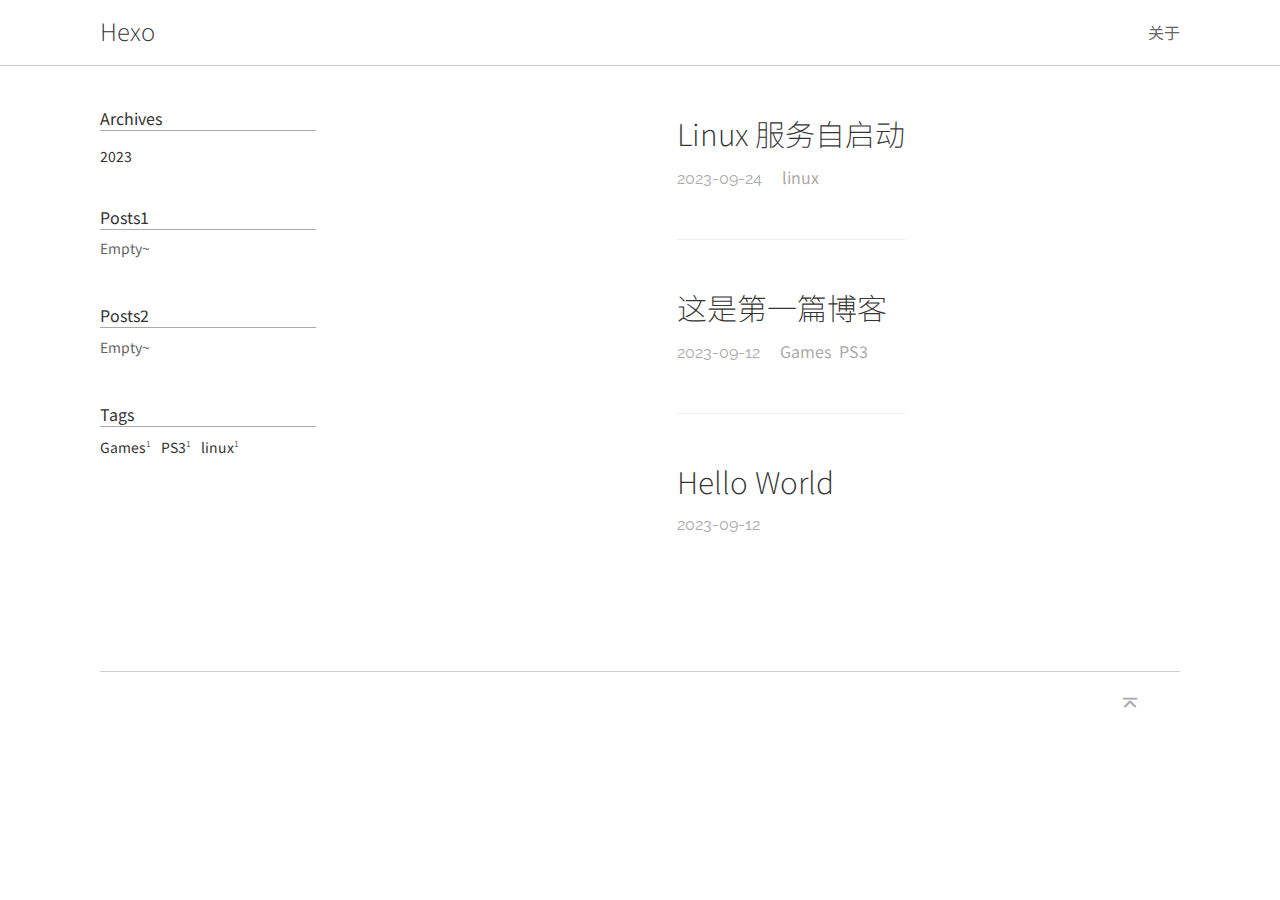
<file: index.html>
<!DOCTYPE html><html lang="en"><head><meta charset="utf-8"/><meta http-equiv="X-UA-Compatible" content="IE=edge"/><meta name="viewport" content="width=device-width, initial-scale=1"/><meta name="description" content=""/><meta name="keyword"/><title>Hexo
-

</title><link rel="icon" href="/img/favicon.ico"/>
<link rel="stylesheet" href="/css/style.css">

<link rel="stylesheet" href="/css/helpers.css">
<script async="async" src="//busuanzi.ibruce.info/busuanzi/2.3/busuanzi.pure.mini.js"></script><meta name="generator" content="Hexo 6.3.0"></head><body><div class="loading-wrapper" data-loading="true"><div class="loading"><span></span><span></span><span></span></div></div><div class="page" data-filter="true"><div class="head" data-show="true"><header class="head-header"><div class="head-author"><a class="head-author-link" href="/">Hexo</a></div><div class="head-right"><button class="bar-wrap" id="bar-wrap-toggle"><span class="bar"></span><span class="bar"></span><span class="bar"></span></button><div class="head-about" id="head-about"><a class="head-about-link" href="/about">关于</a></div></div></header>
<div class="menu-bar-head" id="menu-bar" data-show="false"><ul class="menu-bar-ul"><li class="menu-bar-item"><a href="/categories/Posts/"><span>Posts1</span></a></li><li class="menu-bar-item"><a href="/categories/Posts2/"><span>Posts2</span></a></li><li class="menu-bar-item  border"><a href="/archives"><span>Archives</span></a></li><li class="menu-bar-item"><a href="/tags"><span>Tags</span></a></li><li class="menu-bar-item"><a href="/about"><span>关于</span></a></li></ul></div></div><div class="main"><div class="menu-nav"><div class="menu-nav-item"><div class="menu-nav-item-tit"><a href="/archives"><span>Archives</span></a></div><div class="menu-nav-item-cont archives"><ul class="archive-list"><li class="archive-list-item"><a class="archive-list-link" href="/archives/2023/">2023</a></li></ul></div></div><div class="menu-nav-item"><div class="menu-nav-item-tit"><a href="/categories/Posts/"><span>Posts1</span></a></div><div class="menu-nav-item-cont posts"><p class="menu-nav-item empty">Empty~</p></div></div><div class="menu-nav-item"><div class="menu-nav-item-tit"><a href="/categories/Posts2/"><span>Posts2</span></a></div><div class="menu-nav-item-cont posts"><p class="menu-nav-item empty">Empty~</p></div></div><div class="menu-nav-item"><div class="menu-nav-item-tit"><a href="/tags"><span>Tags</span></a></div><div class="menu-nav-item-cont tags"><ul class="tag-list" itemprop="keywords"><li class="tag-list-item"><a class="tag-list-link" href="/tags/Games/" rel="tag">Games</a><span class="tag-list-count">1</span></li><li class="tag-list-item"><a class="tag-list-link" href="/tags/PS3/" rel="tag">PS3</a><span class="tag-list-count">1</span></li><li class="tag-list-item"><a class="tag-list-link" href="/tags/linux/" rel="tag">linux</a><span class="tag-list-count">1</span></li></ul></div></div></div><div class="content" id="index-content"><article class="post-item"><header class="post-item-head"><h2 class="post-item-title"><a class="title" href="/2023/09/24/Linux-%E6%9C%8D%E5%8A%A1%E8%87%AA%E5%90%AF%E5%8A%A8/">Linux 服务自启动</a></h2></header><div class="post-item-datetag"><div class="post-item-date"><time class="post-time" itemprop="datePublished" title="2023-09-24 20:38:52" datetime="2023-09-24T12:38:52.000Z">2023-09-24</time></div><div class="post-item-tag"><ul class="article-tag-list" itemprop="keywords"><li class="article-tag-list-item"><a class="article-tag-list-link" href="/tags/linux/" rel="tag">linux</a></li></ul></div></div><div class="article-entry" itemprop="articleBody"></div></article><article class="post-item"><header class="post-item-head"><h2 class="post-item-title"><a class="title" href="/2023/09/12/image/">这是第一篇博客</a></h2></header><div class="post-item-datetag"><div class="post-item-date"><time class="post-time" itemprop="datePublished" title="2023-09-12 11:33:04" datetime="2023-09-12T03:33:04.817Z">2023-09-12</time></div><div class="post-item-tag"><ul class="article-tag-list" itemprop="keywords"><li class="article-tag-list-item"><a class="article-tag-list-link" href="/tags/Games/" rel="tag">Games</a></li><li class="article-tag-list-item"><a class="article-tag-list-link" href="/tags/PS3/" rel="tag">PS3</a></li></ul></div></div><div class="article-entry" itemprop="articleBody"></div></article><article class="post-item"><header class="post-item-head"><h2 class="post-item-title"><a class="title" href="/2023/09/12/hello-world/">Hello World</a></h2></header><div class="post-item-datetag"><div class="post-item-date"><time class="post-time" itemprop="datePublished" title="2023-09-12 10:04:57" datetime="2023-09-12T02:04:57.022Z">2023-09-12</time></div><div class="post-item-tag"></div></div><div class="article-entry" itemprop="articleBody"></div></article><div class="pagination"></div></div></div><footer class="footer-nav"><div class="footer"><div class="back-top" id="back-top" title="Back to top"><i class="icon icon-chevron-bar-up"></i></div></div></footer>
<script src="/js/clipboard/clipboard.min.js"></script>


<script src="/js/theme.js"></script>


<script src="/js/index.js"></script>

<script src="/js/toc.js"></script>
</div></body></html>
</file>
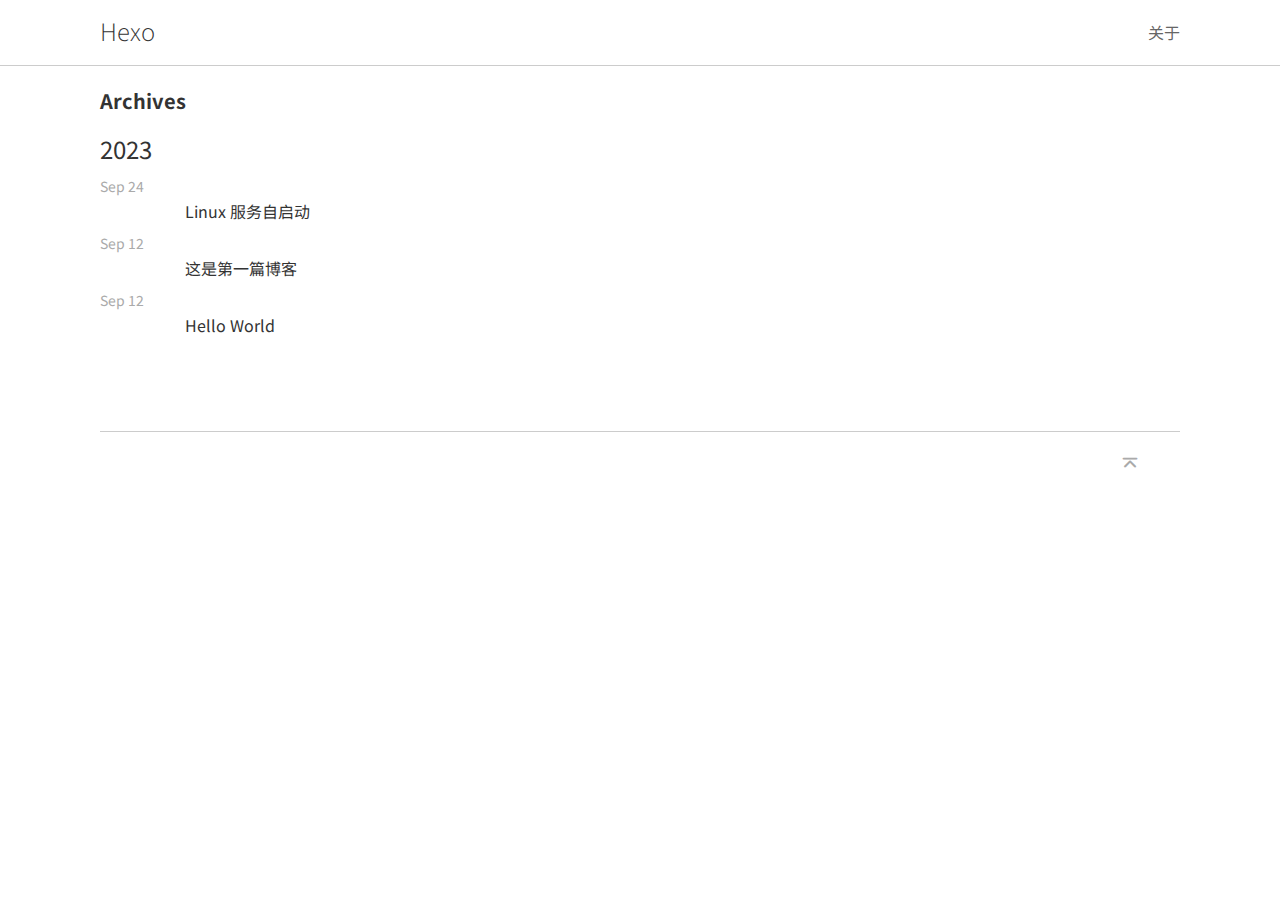
<file: archives/index.html>
<!DOCTYPE html><html lang="en"><head><meta charset="utf-8"/><meta http-equiv="X-UA-Compatible" content="IE=edge"/><meta name="viewport" content="width=device-width, initial-scale=1"/><meta name="description" content=""/><meta name="keyword"/><title>Hexo
-

</title><link rel="icon" href="/img/favicon.ico"/>
<link rel="stylesheet" href="/css/style.css">

<link rel="stylesheet" href="/css/helpers.css">
<script async="async" src="//busuanzi.ibruce.info/busuanzi/2.3/busuanzi.pure.mini.js"></script><meta name="generator" content="Hexo 6.3.0"></head><body><div class="loading-wrapper" data-loading="true"><div class="loading"><span></span><span></span><span></span></div></div><div class="page" data-filter="true"><div class="head" data-show="true"><header class="head-header"><div class="head-author"><a class="head-author-link" href="/">Hexo</a></div><div class="head-right"><button class="bar-wrap" id="bar-wrap-toggle"><span class="bar"></span><span class="bar"></span><span class="bar"></span></button><div class="head-about" id="head-about"><a class="head-about-link" href="/about">关于</a></div></div></header>
<div class="menu-bar-head" id="menu-bar" data-show="false"><ul class="menu-bar-ul"><li class="menu-bar-item"><a href="/categories/Posts/"><span>Posts1</span></a></li><li class="menu-bar-item"><a href="/categories/Posts2/"><span>Posts2</span></a></li><li class="menu-bar-item  border"><a href="/archives"><span>Archives</span></a></li><li class="menu-bar-item"><a href="/tags"><span>Tags</span></a></li><li class="menu-bar-item"><a href="/about"><span>关于</span></a></li></ul></div></div><div class="main"><h1 class="archive-title">Archives</h1><section class="archives-wrap"><a href="/archives/2023/"><h2 class="archive-year">2023</h2></a><div class="archives-year-cont"><div class="archive-item"><div class="article-date"><time class="post-time" title="2023-09-24 20:38:52" datetime="2023-09-24T12:38:52.000Z" itemprop="datePublished">Sep 24</time></div><div class="article-title"><a href="/2023/09/24/Linux-%E6%9C%8D%E5%8A%A1%E8%87%AA%E5%90%AF%E5%8A%A8/" target="_blank" itemprop="url">Linux 服务自启动</a></div></div><div class="archive-item"><div class="article-date"><time class="post-time" title="2023-09-12 11:33:04" datetime="2023-09-12T03:33:04.817Z" itemprop="datePublished">Sep 12</time></div><div class="article-title"><a href="/2023/09/12/image/" target="_blank" itemprop="url">这是第一篇博客</a></div></div><div class="archive-item"><div class="article-date"><time class="post-time" title="2023-09-12 10:04:57" datetime="2023-09-12T02:04:57.022Z" itemprop="datePublished">Sep 12</time></div><div class="article-title"><a href="/2023/09/12/hello-world/" target="_blank" itemprop="url">Hello World</a></div></div></div></section><div class="pagination archive-pagination"></div></div><footer class="footer-nav"><div class="footer"><div class="back-top" id="back-top" title="Back to top"><i class="icon icon-chevron-bar-up"></i></div></div></footer>
<script src="/js/clipboard/clipboard.min.js"></script>


<script src="/js/theme.js"></script>


<script src="/js/index.js"></script>

<script src="/js/toc.js"></script>
</div></body></html>
</file>
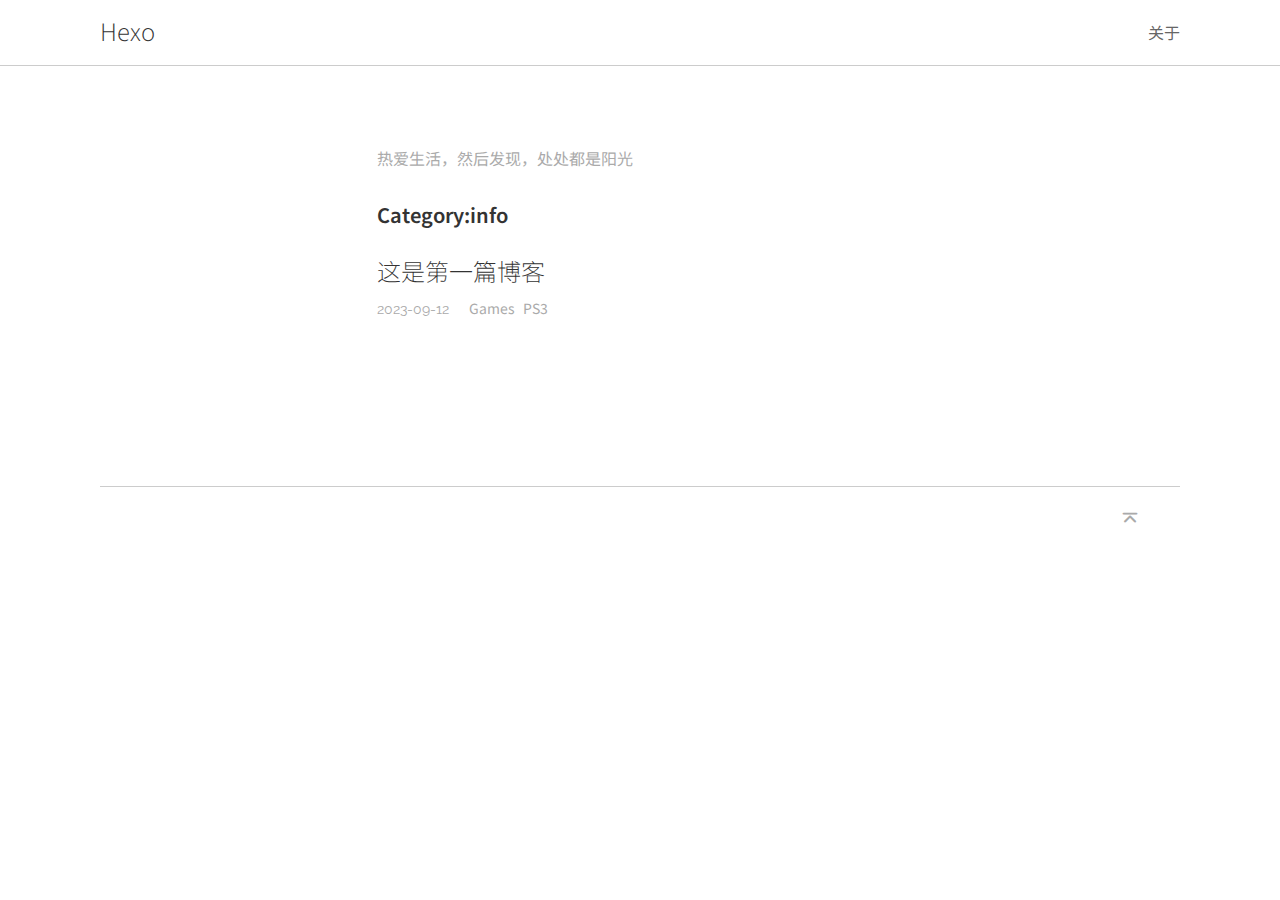
<file: categories/info/index.html>
<!DOCTYPE html><html lang="en"><head><meta charset="utf-8"/><meta http-equiv="X-UA-Compatible" content="IE=edge"/><meta name="viewport" content="width=device-width, initial-scale=1"/><meta name="description" content=""/><meta name="keyword"/><title>Hexo
-

</title><link rel="icon" href="/img/favicon.ico"/>
<link rel="stylesheet" href="/css/style.css">

<link rel="stylesheet" href="/css/helpers.css">
<script async="async" src="//busuanzi.ibruce.info/busuanzi/2.3/busuanzi.pure.mini.js"></script><meta name="generator" content="Hexo 6.3.0"></head><body><div class="loading-wrapper" data-loading="true"><div class="loading"><span></span><span></span><span></span></div></div><div class="page" data-filter="true"><div class="head" data-show="true"><header class="head-header"><div class="head-author"><a class="head-author-link" href="/">Hexo</a></div><div class="head-right"><button class="bar-wrap" id="bar-wrap-toggle"><span class="bar"></span><span class="bar"></span><span class="bar"></span></button><div class="head-about" id="head-about"><a class="head-about-link" href="/about">关于</a></div></div></header>
<div class="menu-bar-head" id="menu-bar" data-show="false"><ul class="menu-bar-ul"><li class="menu-bar-item"><a href="/categories/Posts/"><span>Posts1</span></a></li><li class="menu-bar-item"><a href="/categories/Posts2/"><span>Posts2</span></a></li><li class="menu-bar-item  border"><a href="/archives"><span>Archives</span></a></li><li class="menu-bar-item"><a href="/tags"><span>Tags</span></a></li><li class="menu-bar-item"><a href="/about"><span>关于</span></a></li></ul></div></div><div class="main"><div class="category"><p class="signature">热爱生活，然后发现，处处都是阳光</p><h1>Category:info</h1><div class="post-item-cont"><article class="post-item condense"><header class="post-item-head"><h2 class="post-item-title condense"><a class="title" href="/2023/09/12/image/">这是第一篇博客</a></h2></header><div class="post-item-datetag condense"><div class="post-item-date"><time class="post-time" itemprop="datePublished" title="2023-09-12 11:33:04" datetime="2023-09-12T03:33:04.817Z">2023-09-12</time></div><div class="post-item-tag"><ul class="article-tag-list" itemprop="keywords"><li class="article-tag-list-item"><a class="article-tag-list-link" href="/tags/Games/" rel="tag">Games</a></li><li class="article-tag-list-item"><a class="article-tag-list-link" href="/tags/PS3/" rel="tag">PS3</a></li></ul></div></div><div class="article-entry condense" itemprop="articleBody"></div></article></div><div class="pagination"></div></div></div><footer class="footer-nav"><div class="footer"><div class="back-top" id="back-top" title="Back to top"><i class="icon icon-chevron-bar-up"></i></div></div></footer>
<script src="/js/clipboard/clipboard.min.js"></script>


<script src="/js/theme.js"></script>


<script src="/js/index.js"></script>

<script src="/js/toc.js"></script>
</div></body></html>
</file>
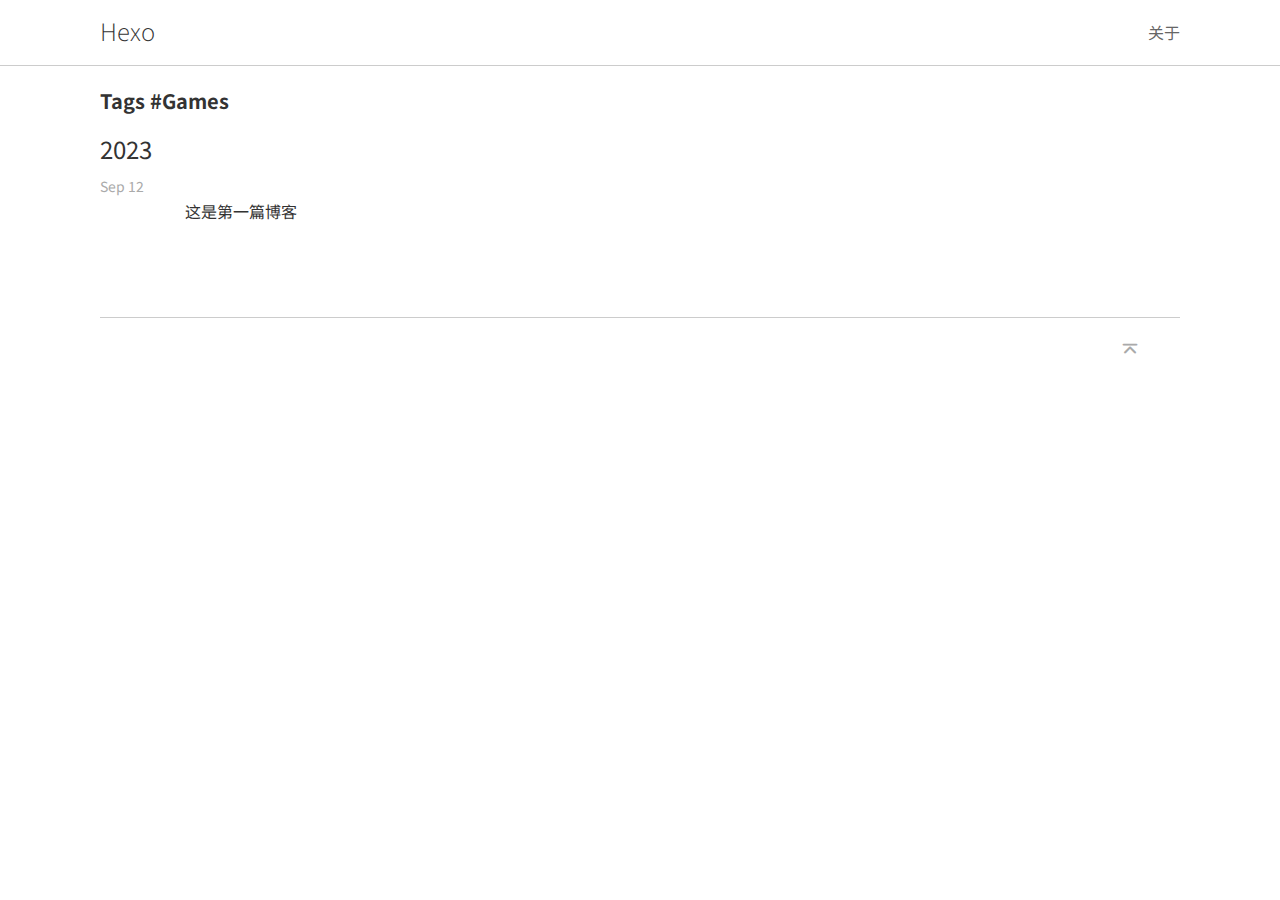
<file: tags/Games/index.html>
<!DOCTYPE html><html lang="en"><head><meta charset="utf-8"/><meta http-equiv="X-UA-Compatible" content="IE=edge"/><meta name="viewport" content="width=device-width, initial-scale=1"/><meta name="description" content=""/><meta name="keyword"/><title>Hexo
-

</title><link rel="icon" href="/img/favicon.ico"/>
<link rel="stylesheet" href="/css/style.css">

<link rel="stylesheet" href="/css/helpers.css">
<script async="async" src="//busuanzi.ibruce.info/busuanzi/2.3/busuanzi.pure.mini.js"></script><meta name="generator" content="Hexo 6.3.0"></head><body><div class="loading-wrapper" data-loading="true"><div class="loading"><span></span><span></span><span></span></div></div><div class="page" data-filter="true"><div class="head" data-show="true"><header class="head-header"><div class="head-author"><a class="head-author-link" href="/">Hexo</a></div><div class="head-right"><button class="bar-wrap" id="bar-wrap-toggle"><span class="bar"></span><span class="bar"></span><span class="bar"></span></button><div class="head-about" id="head-about"><a class="head-about-link" href="/about">关于</a></div></div></header>
<div class="menu-bar-head" id="menu-bar" data-show="false"><ul class="menu-bar-ul"><li class="menu-bar-item"><a href="/categories/Posts/"><span>Posts1</span></a></li><li class="menu-bar-item"><a href="/categories/Posts2/"><span>Posts2</span></a></li><li class="menu-bar-item  border"><a href="/archives"><span>Archives</span></a></li><li class="menu-bar-item"><a href="/tags"><span>Tags</span></a></li><li class="menu-bar-item"><a href="/about"><span>关于</span></a></li></ul></div></div><div class="main"><h1 class="archive-title">Tags
#Games</h1><section class="archives-wrap"><a href="/archives/2023/"><h2 class="archive-year">2023</h2></a><div class="archives-year-cont"><div class="archive-item"><div class="article-date"><time class="post-time" title="2023-09-12 11:33:04" datetime="2023-09-12T03:33:04.817Z" itemprop="datePublished">Sep 12</time></div><div class="article-title"><a href="/2023/09/12/image/" target="_blank" itemprop="url">这是第一篇博客</a></div></div></div></section><div class="pagination archive-pagination"></div></div><footer class="footer-nav"><div class="footer"><div class="back-top" id="back-top" title="Back to top"><i class="icon icon-chevron-bar-up"></i></div></div></footer>
<script src="/js/clipboard/clipboard.min.js"></script>


<script src="/js/theme.js"></script>


<script src="/js/index.js"></script>

<script src="/js/toc.js"></script>
</div></body></html>
</file>
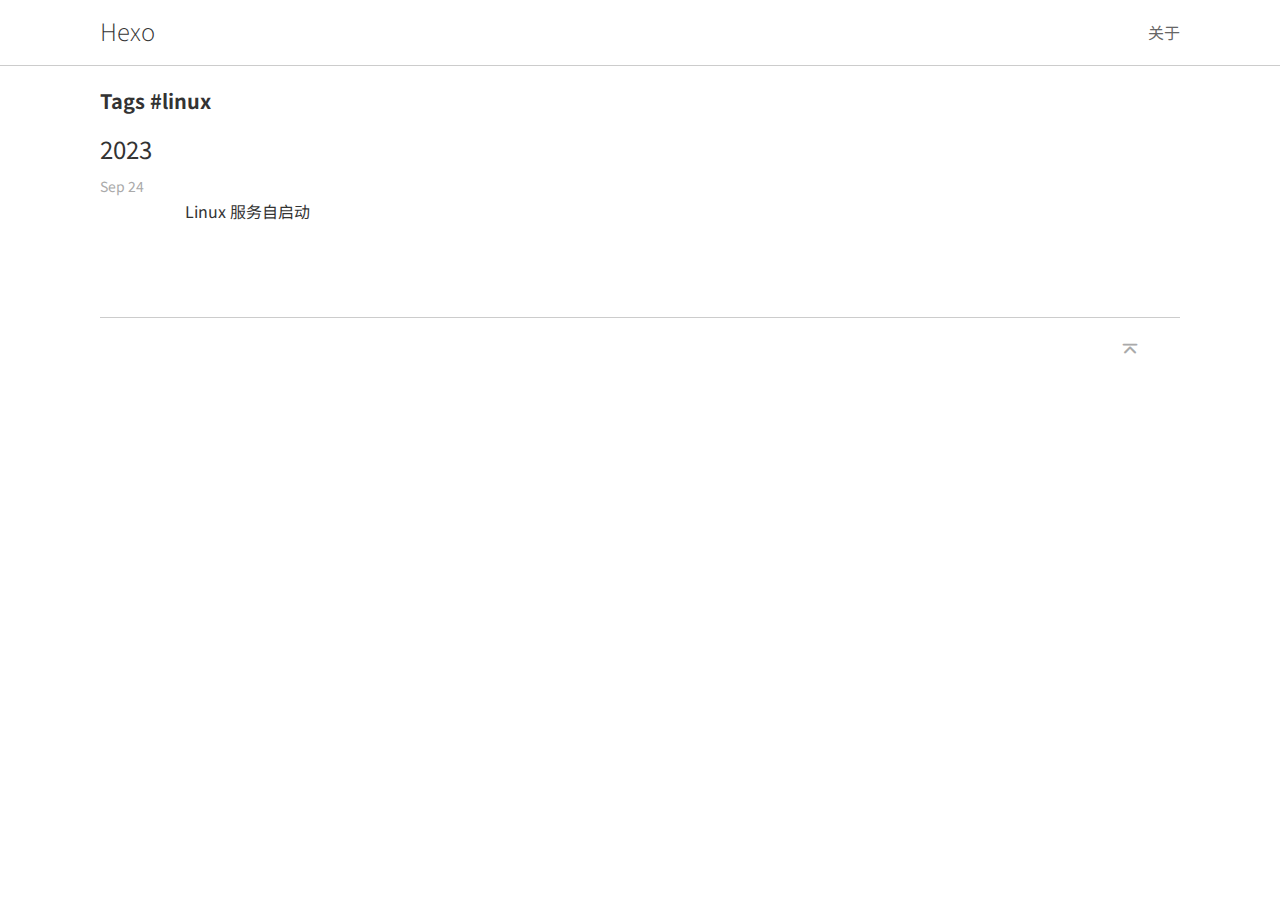
<file: tags/linux/index.html>
<!DOCTYPE html><html lang="en"><head><meta charset="utf-8"/><meta http-equiv="X-UA-Compatible" content="IE=edge"/><meta name="viewport" content="width=device-width, initial-scale=1"/><meta name="description" content=""/><meta name="keyword"/><title>Hexo
-

</title><link rel="icon" href="/img/favicon.ico"/>
<link rel="stylesheet" href="/css/style.css">

<link rel="stylesheet" href="/css/helpers.css">
<script async="async" src="//busuanzi.ibruce.info/busuanzi/2.3/busuanzi.pure.mini.js"></script><meta name="generator" content="Hexo 6.3.0"></head><body><div class="loading-wrapper" data-loading="true"><div class="loading"><span></span><span></span><span></span></div></div><div class="page" data-filter="true"><div class="head" data-show="true"><header class="head-header"><div class="head-author"><a class="head-author-link" href="/">Hexo</a></div><div class="head-right"><button class="bar-wrap" id="bar-wrap-toggle"><span class="bar"></span><span class="bar"></span><span class="bar"></span></button><div class="head-about" id="head-about"><a class="head-about-link" href="/about">关于</a></div></div></header>
<div class="menu-bar-head" id="menu-bar" data-show="false"><ul class="menu-bar-ul"><li class="menu-bar-item"><a href="/categories/Posts/"><span>Posts1</span></a></li><li class="menu-bar-item"><a href="/categories/Posts2/"><span>Posts2</span></a></li><li class="menu-bar-item  border"><a href="/archives"><span>Archives</span></a></li><li class="menu-bar-item"><a href="/tags"><span>Tags</span></a></li><li class="menu-bar-item"><a href="/about"><span>关于</span></a></li></ul></div></div><div class="main"><h1 class="archive-title">Tags
#linux</h1><section class="archives-wrap"><a href="/archives/2023/"><h2 class="archive-year">2023</h2></a><div class="archives-year-cont"><div class="archive-item"><div class="article-date"><time class="post-time" title="2023-09-24 20:38:52" datetime="2023-09-24T12:38:52.000Z" itemprop="datePublished">Sep 24</time></div><div class="article-title"><a href="/2023/09/24/Linux-%E6%9C%8D%E5%8A%A1%E8%87%AA%E5%90%AF%E5%8A%A8/" target="_blank" itemprop="url">Linux 服务自启动</a></div></div></div></section><div class="pagination archive-pagination"></div></div><footer class="footer-nav"><div class="footer"><div class="back-top" id="back-top" title="Back to top"><i class="icon icon-chevron-bar-up"></i></div></div></footer>
<script src="/js/clipboard/clipboard.min.js"></script>


<script src="/js/theme.js"></script>


<script src="/js/index.js"></script>

<script src="/js/toc.js"></script>
</div></body></html>
</file>
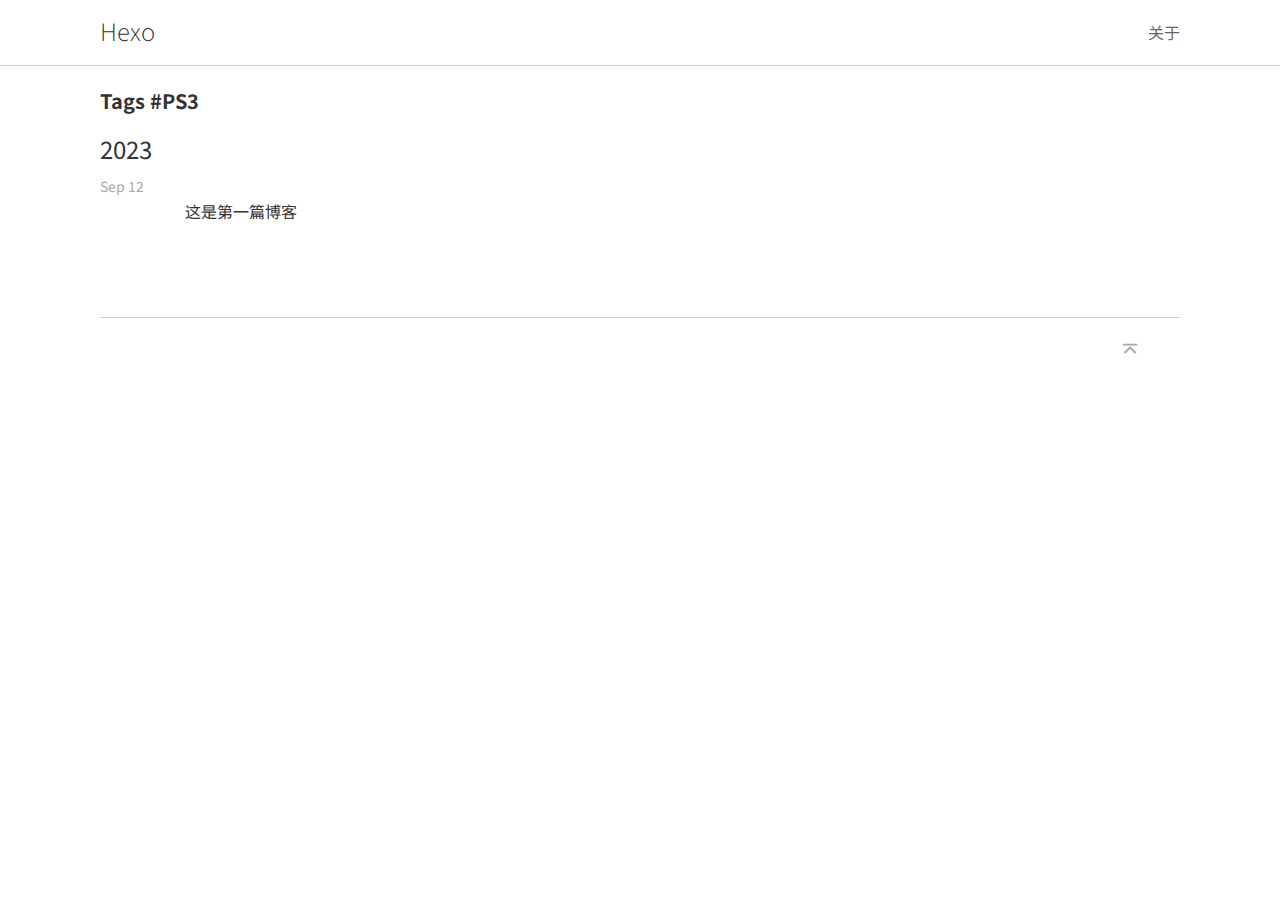
<file: tags/PS3/index.html>
<!DOCTYPE html><html lang="en"><head><meta charset="utf-8"/><meta http-equiv="X-UA-Compatible" content="IE=edge"/><meta name="viewport" content="width=device-width, initial-scale=1"/><meta name="description" content=""/><meta name="keyword"/><title>Hexo
-

</title><link rel="icon" href="/img/favicon.ico"/>
<link rel="stylesheet" href="/css/style.css">

<link rel="stylesheet" href="/css/helpers.css">
<script async="async" src="//busuanzi.ibruce.info/busuanzi/2.3/busuanzi.pure.mini.js"></script><meta name="generator" content="Hexo 6.3.0"></head><body><div class="loading-wrapper" data-loading="true"><div class="loading"><span></span><span></span><span></span></div></div><div class="page" data-filter="true"><div class="head" data-show="true"><header class="head-header"><div class="head-author"><a class="head-author-link" href="/">Hexo</a></div><div class="head-right"><button class="bar-wrap" id="bar-wrap-toggle"><span class="bar"></span><span class="bar"></span><span class="bar"></span></button><div class="head-about" id="head-about"><a class="head-about-link" href="/about">关于</a></div></div></header>
<div class="menu-bar-head" id="menu-bar" data-show="false"><ul class="menu-bar-ul"><li class="menu-bar-item"><a href="/categories/Posts/"><span>Posts1</span></a></li><li class="menu-bar-item"><a href="/categories/Posts2/"><span>Posts2</span></a></li><li class="menu-bar-item  border"><a href="/archives"><span>Archives</span></a></li><li class="menu-bar-item"><a href="/tags"><span>Tags</span></a></li><li class="menu-bar-item"><a href="/about"><span>关于</span></a></li></ul></div></div><div class="main"><h1 class="archive-title">Tags
#PS3</h1><section class="archives-wrap"><a href="/archives/2023/"><h2 class="archive-year">2023</h2></a><div class="archives-year-cont"><div class="archive-item"><div class="article-date"><time class="post-time" title="2023-09-12 11:33:04" datetime="2023-09-12T03:33:04.817Z" itemprop="datePublished">Sep 12</time></div><div class="article-title"><a href="/2023/09/12/image/" target="_blank" itemprop="url">这是第一篇博客</a></div></div></div></section><div class="pagination archive-pagination"></div></div><footer class="footer-nav"><div class="footer"><div class="back-top" id="back-top" title="Back to top"><i class="icon icon-chevron-bar-up"></i></div></div></footer>
<script src="/js/clipboard/clipboard.min.js"></script>


<script src="/js/theme.js"></script>


<script src="/js/index.js"></script>

<script src="/js/toc.js"></script>
</div></body></html>
</file>
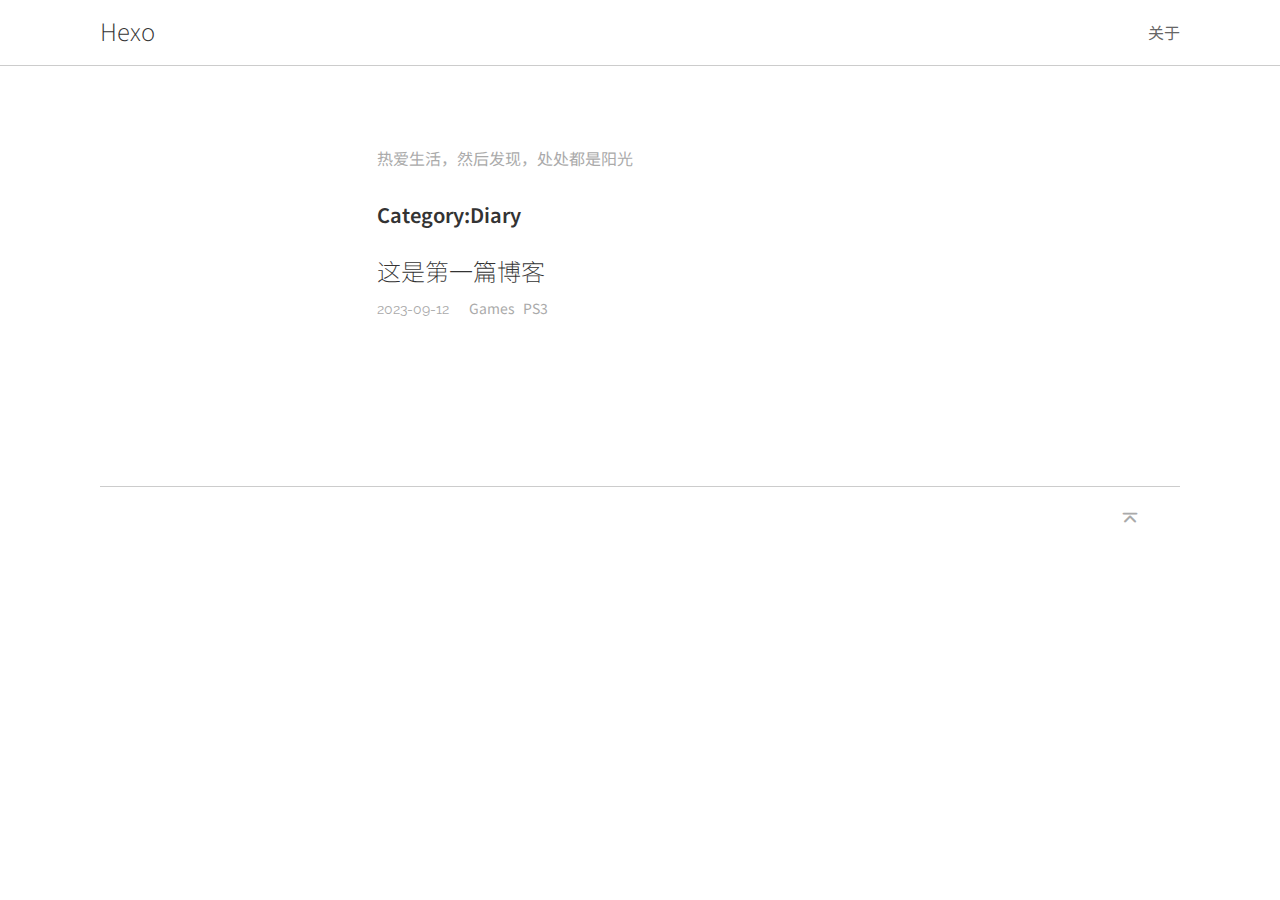
<file: categories/info/Diary/index.html>
<!DOCTYPE html><html lang="en"><head><meta charset="utf-8"/><meta http-equiv="X-UA-Compatible" content="IE=edge"/><meta name="viewport" content="width=device-width, initial-scale=1"/><meta name="description" content=""/><meta name="keyword"/><title>Hexo
-

</title><link rel="icon" href="/img/favicon.ico"/>
<link rel="stylesheet" href="/css/style.css">

<link rel="stylesheet" href="/css/helpers.css">
<script async="async" src="//busuanzi.ibruce.info/busuanzi/2.3/busuanzi.pure.mini.js"></script><meta name="generator" content="Hexo 6.3.0"></head><body><div class="loading-wrapper" data-loading="true"><div class="loading"><span></span><span></span><span></span></div></div><div class="page" data-filter="true"><div class="head" data-show="true"><header class="head-header"><div class="head-author"><a class="head-author-link" href="/">Hexo</a></div><div class="head-right"><button class="bar-wrap" id="bar-wrap-toggle"><span class="bar"></span><span class="bar"></span><span class="bar"></span></button><div class="head-about" id="head-about"><a class="head-about-link" href="/about">关于</a></div></div></header>
<div class="menu-bar-head" id="menu-bar" data-show="false"><ul class="menu-bar-ul"><li class="menu-bar-item"><a href="/categories/Posts/"><span>Posts1</span></a></li><li class="menu-bar-item"><a href="/categories/Posts2/"><span>Posts2</span></a></li><li class="menu-bar-item  border"><a href="/archives"><span>Archives</span></a></li><li class="menu-bar-item"><a href="/tags"><span>Tags</span></a></li><li class="menu-bar-item"><a href="/about"><span>关于</span></a></li></ul></div></div><div class="main"><div class="category"><p class="signature">热爱生活，然后发现，处处都是阳光</p><h1>Category:Diary</h1><div class="post-item-cont"><article class="post-item condense"><header class="post-item-head"><h2 class="post-item-title condense"><a class="title" href="/2023/09/12/image/">这是第一篇博客</a></h2></header><div class="post-item-datetag condense"><div class="post-item-date"><time class="post-time" itemprop="datePublished" title="2023-09-12 11:33:04" datetime="2023-09-12T03:33:04.817Z">2023-09-12</time></div><div class="post-item-tag"><ul class="article-tag-list" itemprop="keywords"><li class="article-tag-list-item"><a class="article-tag-list-link" href="/tags/Games/" rel="tag">Games</a></li><li class="article-tag-list-item"><a class="article-tag-list-link" href="/tags/PS3/" rel="tag">PS3</a></li></ul></div></div><div class="article-entry condense" itemprop="articleBody"></div></article></div><div class="pagination"></div></div></div><footer class="footer-nav"><div class="footer"><div class="back-top" id="back-top" title="Back to top"><i class="icon icon-chevron-bar-up"></i></div></div></footer>
<script src="/js/clipboard/clipboard.min.js"></script>


<script src="/js/theme.js"></script>


<script src="/js/index.js"></script>

<script src="/js/toc.js"></script>
</div></body></html>
</file>
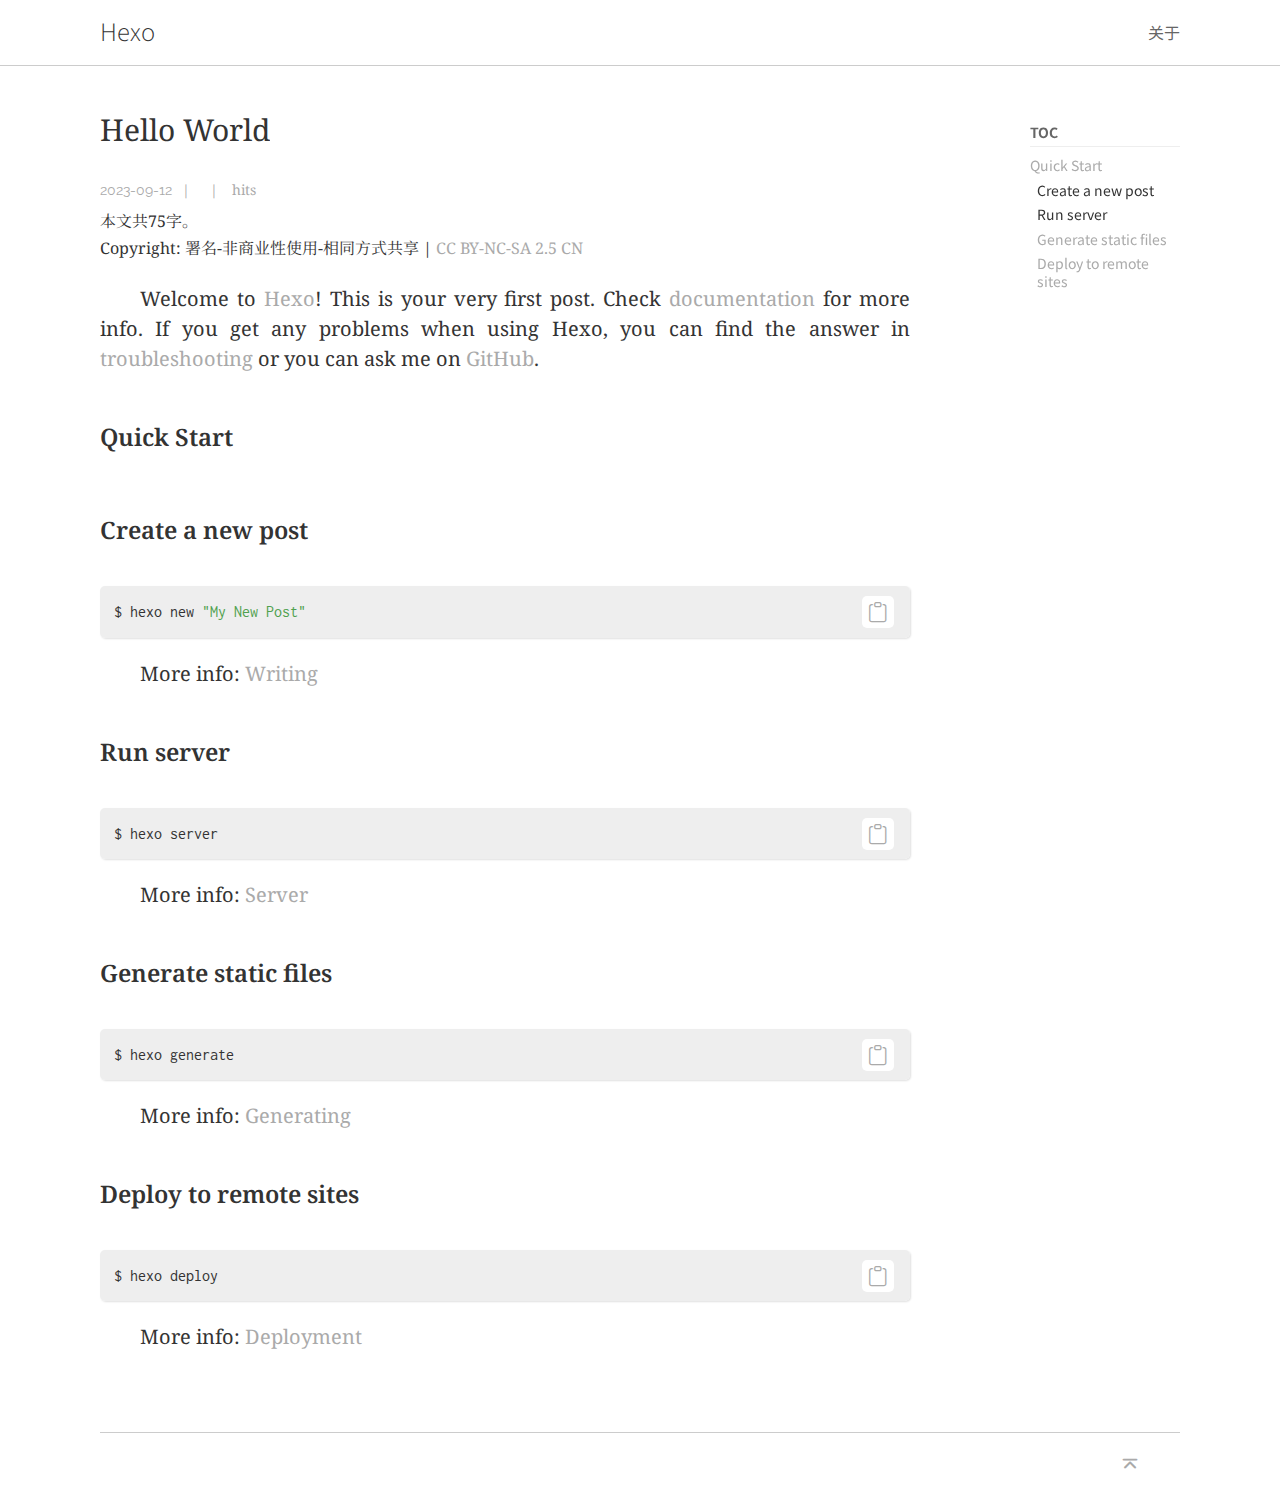
<file: 2023/09/12/hello-world/index.html>
<!DOCTYPE html><html lang="en"><head><meta charset="utf-8"/><meta http-equiv="X-UA-Compatible" content="IE=edge"/><meta name="viewport" content="width=device-width, initial-scale=1"/><meta name="description" content=""/><meta name="keyword"/><title>Hexo
-

</title><link rel="icon" href="/img/favicon.ico"/>
<link rel="stylesheet" href="/css/style.css">

<link rel="stylesheet" href="/css/helpers.css">
<script async="async" src="//busuanzi.ibruce.info/busuanzi/2.3/busuanzi.pure.mini.js"></script><meta name="generator" content="Hexo 6.3.0"></head><body><div class="loading-wrapper" data-loading="true"><div class="loading"><span></span><span></span><span></span></div></div><div class="page" data-filter="true"><div class="head" data-show="true"><header class="head-header"><div class="head-author"><a class="head-author-link" href="/">Hexo</a></div><div class="head-right"><button class="bar-wrap" id="bar-wrap-toggle"><span class="bar"></span><span class="bar"></span><span class="bar"></span></button><div class="head-about" id="head-about"><a class="head-about-link" href="/about">关于</a></div></div></header>
<div class="menu-bar-head" id="menu-bar" data-show="false"><ul class="menu-bar-ul"><li class="menu-bar-item"><a href="/categories/Posts/"><span>Posts1</span></a></li><li class="menu-bar-item"><a href="/categories/Posts2/"><span>Posts2</span></a></li><li class="menu-bar-item  border"><a href="/archives"><span>Archives</span></a></li><li class="menu-bar-item"><a href="/tags"><span>Tags</span></a></li><li class="menu-bar-item"><a href="/about"><span>关于</span></a></li></ul></div></div><div class="main"><article class="post" id="post"><header class="post-head"><h1 class="post-title"><a class="title" href="/2023/09/12/hello-world/">Hello World</a></h1></header><div class="post-datetag"><div class="post-date"><time class="post-time" itemprop="datePublished" title="2023-09-12 10:04:57" datetime="2023-09-12T02:04:57.022Z">2023-09-12</time></div>|<div class="post-tag"></div>|
<div class="post-visit"><span id="busuanzi_container_page_pv"><span id="busuanzi_value_page_pv"></span>hits</span></div></div><div class="post-word-count">本文共75字。</div><div class="post-cc">Copyright: 署名-非商业性使用-相同方式共享

|
<a target="_blank" rel="noopener" href="https://creativecommons.org/licenses/by-nc-sa/2.5/cn/">CC BY-NC-SA 2.5 CN</a></div><div class="article-entry" itemprop="articleBody"><p>Welcome to <a target="_blank" rel="noopener" href="https://hexo.io/">Hexo</a>! This is your very first post. Check <a target="_blank" rel="noopener" href="https://hexo.io/docs/">documentation</a> for more info. If you get any problems when using Hexo, you can find the answer in <a target="_blank" rel="noopener" href="https://hexo.io/docs/troubleshooting.html">troubleshooting</a> or you can ask me on <a target="_blank" rel="noopener" href="https://github.com/hexojs/hexo/issues">GitHub</a>.</p>
<h2 id="Quick-Start"><a href="#Quick-Start" class="headerlink" title="Quick Start"></a>Quick Start</h2><h3 id="Create-a-new-post"><a href="#Create-a-new-post" class="headerlink" title="Create a new post"></a>Create a new post</h3><figure class="highlight bash"><table><tr><td class="gutter"><pre><span class="line">1</span><br></pre></td><td class="code"><pre><span class="line">$ hexo new <span class="string">&quot;My New Post&quot;</span></span><br></pre></td></tr></table></figure>

<p>More info: <a target="_blank" rel="noopener" href="https://hexo.io/docs/writing.html">Writing</a></p>
<h3 id="Run-server"><a href="#Run-server" class="headerlink" title="Run server"></a>Run server</h3><figure class="highlight bash"><table><tr><td class="gutter"><pre><span class="line">1</span><br></pre></td><td class="code"><pre><span class="line">$ hexo server</span><br></pre></td></tr></table></figure>

<p>More info: <a target="_blank" rel="noopener" href="https://hexo.io/docs/server.html">Server</a></p>
<h3 id="Generate-static-files"><a href="#Generate-static-files" class="headerlink" title="Generate static files"></a>Generate static files</h3><figure class="highlight bash"><table><tr><td class="gutter"><pre><span class="line">1</span><br></pre></td><td class="code"><pre><span class="line">$ hexo generate</span><br></pre></td></tr></table></figure>

<p>More info: <a target="_blank" rel="noopener" href="https://hexo.io/docs/generating.html">Generating</a></p>
<h3 id="Deploy-to-remote-sites"><a href="#Deploy-to-remote-sites" class="headerlink" title="Deploy to remote sites"></a>Deploy to remote sites</h3><figure class="highlight bash"><table><tr><td class="gutter"><pre><span class="line">1</span><br></pre></td><td class="code"><pre><span class="line">$ hexo deploy</span><br></pre></td></tr></table></figure>

<p>More info: <a target="_blank" rel="noopener" href="https://hexo.io/docs/one-command-deployment.html">Deployment</a></p>
</div></article><aside class="post-widget"><nav class="post-toc-wrap" id="post-toc"><h4>TOC</h4><ol class="post-toc"><li class="post-toc-item post-toc-level-2"><a class="post-toc-link" href="#Quick-Start"><span class="post-toc-text">Quick Start</span></a><ol class="post-toc-child"><li class="post-toc-item post-toc-level-3"><a class="post-toc-link" href="#Create-a-new-post"><span class="post-toc-text">Create a new post</span></a></li><li class="post-toc-item post-toc-level-3"><a class="post-toc-link" href="#Run-server"><span class="post-toc-text">Run server</span></a></li><li class="post-toc-item post-toc-level-3"><a class="post-toc-link" href="#Generate-static-files"><span class="post-toc-text">Generate static files</span></a></li><li class="post-toc-item post-toc-level-3"><a class="post-toc-link" href="#Deploy-to-remote-sites"><span class="post-toc-text">Deploy to remote sites</span></a></li></ol></li></ol></nav></aside></div><footer class="footer-nav"><div class="footer"><div class="back-top" id="back-top" title="Back to top"><i class="icon icon-chevron-bar-up"></i></div></div></footer>
<script src="/js/clipboard/clipboard.min.js"></script>


<script src="/js/theme.js"></script>


<script src="/js/index.js"></script>

<script src="/js/toc.js"></script>
</div></body></html>
</file>
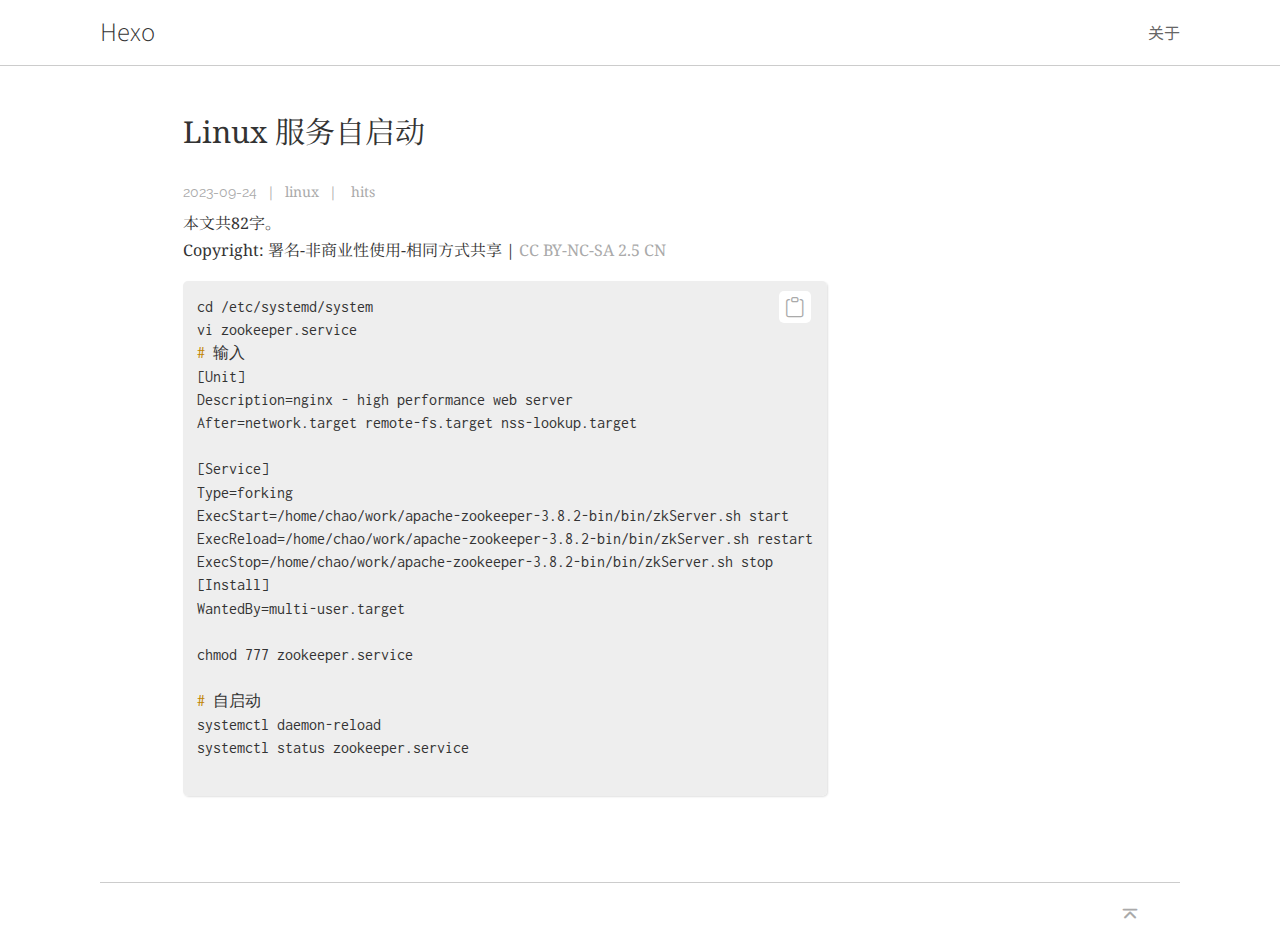
<file: 2023/09/24/Linux-服务自启动/index.html>
<!DOCTYPE html><html lang="en"><head><meta charset="utf-8"/><meta http-equiv="X-UA-Compatible" content="IE=edge"/><meta name="viewport" content="width=device-width, initial-scale=1"/><meta name="description" content=""/><meta name="keyword"/><title>Hexo
-

</title><link rel="icon" href="/img/favicon.ico"/>
<link rel="stylesheet" href="/css/style.css">

<link rel="stylesheet" href="/css/helpers.css">
<script async="async" src="//busuanzi.ibruce.info/busuanzi/2.3/busuanzi.pure.mini.js"></script><meta name="generator" content="Hexo 6.3.0"></head><body><div class="loading-wrapper" data-loading="true"><div class="loading"><span></span><span></span><span></span></div></div><div class="page" data-filter="true"><div class="head" data-show="true"><header class="head-header"><div class="head-author"><a class="head-author-link" href="/">Hexo</a></div><div class="head-right"><button class="bar-wrap" id="bar-wrap-toggle"><span class="bar"></span><span class="bar"></span><span class="bar"></span></button><div class="head-about" id="head-about"><a class="head-about-link" href="/about">关于</a></div></div></header>
<div class="menu-bar-head" id="menu-bar" data-show="false"><ul class="menu-bar-ul"><li class="menu-bar-item"><a href="/categories/Posts/"><span>Posts1</span></a></li><li class="menu-bar-item"><a href="/categories/Posts2/"><span>Posts2</span></a></li><li class="menu-bar-item  border"><a href="/archives"><span>Archives</span></a></li><li class="menu-bar-item"><a href="/tags"><span>Tags</span></a></li><li class="menu-bar-item"><a href="/about"><span>关于</span></a></li></ul></div></div><div class="main"><article class="post" id="post"><header class="post-head"><h1 class="post-title"><a class="title" href="/2023/09/24/Linux-%E6%9C%8D%E5%8A%A1%E8%87%AA%E5%90%AF%E5%8A%A8/">Linux 服务自启动</a></h1></header><div class="post-datetag"><div class="post-date"><time class="post-time" itemprop="datePublished" title="2023-09-24 20:38:52" datetime="2023-09-24T12:38:52.000Z">2023-09-24</time></div>|<div class="post-tag"><ul class="article-tag-list" itemprop="keywords"><li class="article-tag-list-item"><a class="article-tag-list-link" href="/tags/linux/" rel="tag">linux</a></li></ul></div>|
<div class="post-visit"><span id="busuanzi_container_page_pv"><span id="busuanzi_value_page_pv"></span>hits</span></div></div><div class="post-word-count">本文共82字。</div><div class="post-cc">Copyright: 署名-非商业性使用-相同方式共享

|
<a target="_blank" rel="noopener" href="https://creativecommons.org/licenses/by-nc-sa/2.5/cn/">CC BY-NC-SA 2.5 CN</a></div><div class="article-entry" itemprop="articleBody"><figure class="highlight shell"><table><tr><td class="gutter"><pre><span class="line">1</span><br><span class="line">2</span><br><span class="line">3</span><br><span class="line">4</span><br><span class="line">5</span><br><span class="line">6</span><br><span class="line">7</span><br><span class="line">8</span><br><span class="line">9</span><br><span class="line">10</span><br><span class="line">11</span><br><span class="line">12</span><br><span class="line">13</span><br><span class="line">14</span><br><span class="line">15</span><br><span class="line">16</span><br><span class="line">17</span><br><span class="line">18</span><br><span class="line">19</span><br><span class="line">20</span><br><span class="line">21</span><br></pre></td><td class="code"><pre><span class="line">cd /etc/systemd/system</span><br><span class="line">vi zookeeper.service</span><br><span class="line"><span class="meta prompt_"># </span><span class="language-bash">输入</span></span><br><span class="line">[Unit]</span><br><span class="line">Description=nginx - high performance web server</span><br><span class="line">After=network.target remote-fs.target nss-lookup.target</span><br><span class="line"></span><br><span class="line">[Service]</span><br><span class="line">Type=forking</span><br><span class="line">ExecStart=/home/chao/work/apache-zookeeper-3.8.2-bin/bin/zkServer.sh start</span><br><span class="line">ExecReload=/home/chao/work/apache-zookeeper-3.8.2-bin/bin/zkServer.sh restart</span><br><span class="line">ExecStop=/home/chao/work/apache-zookeeper-3.8.2-bin/bin/zkServer.sh stop</span><br><span class="line">[Install]</span><br><span class="line">WantedBy=multi-user.target</span><br><span class="line"></span><br><span class="line">chmod 777 zookeeper.service</span><br><span class="line"><span class="meta prompt_"></span></span><br><span class="line"><span class="meta prompt_"># </span><span class="language-bash">自启动</span></span><br><span class="line">systemctl daemon-reload</span><br><span class="line">systemctl status zookeeper.service</span><br><span class="line"></span><br></pre></td></tr></table></figure></div></article></div><footer class="footer-nav"><div class="footer"><div class="back-top" id="back-top" title="Back to top"><i class="icon icon-chevron-bar-up"></i></div></div></footer>
<script src="/js/clipboard/clipboard.min.js"></script>


<script src="/js/theme.js"></script>


<script src="/js/index.js"></script>

<script src="/js/toc.js"></script>
</div></body></html>
</file>
<file: css/style.css>
@import url("https://fonts.googleapis.com/css2?family=Noto Sans SC&display=swap");
@import url("https://fonts.googleapis.com/css2?family=Noto Serif&display=swap");
@import url("https://fonts.googleapis.com/css2?family=Noto Serif SC&display=swap");
@import url("https://fonts.googleapis.com/css2?family=Raleway&display=swap");
@import url("https://fonts.googleapis.com/css2?family=Inconsolata&display=swap");
@font-face {
  font-family: 'icon';
  src: url("/fonts/icons.eot?9xf5m2");
  src: url("/fonts/icons.eot?9xf5m2#iefix") format('embedded-opentype'), url("/fonts/icons.ttf?9xf5m2") format('truetype'), url("/fonts/icons.woff?9xf5m2") format('woff'), url("/fonts/icons.svg?9xf5m2#icons") format('svg');
  font-weight: normal;
  font-style: normal;
  font-display: block;
}
.icon {
  font-family: 'icon';
  font-style: normal;
}
@media (prefers-color-scheme: light) {
  .icon {
    color: #aaa;
  }
}
@media (prefers-color-scheme: dark) {
  .icon {
    color: #7d7d7d;
  }
}
.icon-clipboard:before,
.highlight table .clipboard-btn .icon:before {
  content: '\e904';
}
.icon-clipboard-check:before,
.highlight table .clipboard-btn[data-clicked=true] .icon:before {
  content: '\e903';
}
.icon-quote:before {
  content: '\e905';
}
.icon-chevron-bar-up:before {
  content: '\e900';
}
.icon-chevron-right:before {
  content: '\e901';
}
.icon-chevron-left:before {
  content: '\e902';
}
.pagination {
  margin-top: 20px;
  margin-bottom: 36px;
  display: grid;
  grid-template-columns: 1fr 1fr;
}
.pagination .nav-link {
  display: flex;
  flex-direction: row;
  align-items: center;
}
.pagination .nav-link i {
  margin-bottom: -2px;
}
.pagination .nav-link.prev {
  justify-self: flex-start;
  grid-column: 1;
}
.pagination .nav-link.next {
  justify-self: flex-end;
  grid-column: 2;
}
.archive-title {
  max-width: 1080px;
  margin: 1em auto 0.5em auto;
  font-size: 20px;
}
.archives-wrap {
  max-width: 1080px;
  margin-top: 1em;
}
.archives-wrap .archive-year {
  font-size: 24px;
  font-weight: 400;
}
@media (prefers-color-scheme: light) {
  .archives-wrap .archive-year {
    color: #333;
  }
}
@media (prefers-color-scheme: dark) {
  .archives-wrap .archive-year {
    color: #cdcdcd;
  }
}
.archives-wrap .archives-year-cont .archive-item {
  margin: 0.5em 0;
  padding-left: 0;
  transition: all linear 0.2s;
}
.archives-wrap .archives-year-cont .archive-item:first-child {
  margin-top: 0.25;
}
.archives-wrap .archives-year-cont .archive-item .article-date {
  font-size: 14px;
  line-height: 25px;
}
@media (prefers-color-scheme: light) {
  .archives-wrap .archives-year-cont .archive-item .article-date {
    color: #aaa;
  }
}
@media (prefers-color-scheme: dark) {
  .archives-wrap .archives-year-cont .archive-item .article-date {
    color: #565656;
  }
}
.archives-wrap .archives-year-cont .archive-item .article-title {
  margin-left: 85px;
}
.archives-wrap .archives-year-cont .archive-item .article-title a {
  transition: all linear 0.1s;
}
@media (prefers-color-scheme: light) {
  .archives-wrap .archives-year-cont .archive-item .article-title a {
    color: #333;
  }
}
@media (prefers-color-scheme: dark) {
  .archives-wrap .archives-year-cont .archive-item .article-title a {
    color: #cdcdcd;
  }
}
.archives-wrap .archives-year-cont .archive-item:hover {
  padding-left: 5px;
}
@media (prefers-color-scheme: light) {
  .archives-wrap .archives-year-cont .archive-item:hover .article-title a:hover {
    color: #838383;
  }
}
@media (prefers-color-scheme: dark) {
  .archives-wrap .archives-year-cont .archive-item:hover .article-title a:hover {
    color: #7d7d7d;
  }
}
.archive-pagination {
  max-width: 1080px;
  margin: 0 auto;
  padding: 20px 0px 36px 0px;
}
.article-entry .article-more-link {
  font-family: 'Noto Sans', 'Noto Sans SC';
  text-indent: 0;
  font-size: 16px;
  padding-top: 0;
  padding-bottom: 5px;
}
.article-entry h1,
.article-entry h2,
.article-entry h3 {
  padding: 1.5em 0 1em 0;
  font-size: 24px;
  font-weight: 600;
}
.article-entry h4 {
  padding: 1.5em 0 0.75em 0;
  font-size: 20px;
  font-weight: 600;
}
.article-entry h5 {
  padding: 1em 0 0.5em 0;
  font-size: 20px;
  font-weight: 400;
  font-style: italic;
}
.article-entry h3 + h4,
.article-entry h4 + h5 {
  padding-top: 0;
}
.article-entry>table,
.article-entry div>table {
  line-height: 2em;
  border-top: 2px solid;
  border-bottom: 2px solid;
  border-collapse: collapse;
  margin-bottom: 1em;
}
@media (prefers-color-scheme: light) {
  .article-entry>table,
  .article-entry div>table {
    border-color: #000;
  }
}
@media (prefers-color-scheme: dark) {
  .article-entry>table,
  .article-entry div>table {
    border-color: #fff;
  }
}
.article-entry>table thead,
.article-entry div>table thead {
  line-height: 3em;
  border-bottom: 1px solid;
}
@media (prefers-color-scheme: light) {
  .article-entry>table thead,
  .article-entry div>table thead {
    border-color: #000;
  }
}
@media (prefers-color-scheme: dark) {
  .article-entry>table thead,
  .article-entry div>table thead {
    border-color: #fff;
  }
}
.article-entry>table thead th,
.article-entry div>table thead th {
  padding: 0 0.5em;
}
.article-entry>table td,
.article-entry div>table td {
  padding: 0.25em 0.5em;
  white-space: nowrap;
}
.article-entry>table td:first-child,
.article-entry div>table td:first-child,
.article-entry>table th:first-child,
.article-entry div>table th:first-child {
  padding-left: 1em;
}
.article-entry>table td:last-child,
.article-entry div>table td:last-child {
  padding-right: 1em;
}
.article-entry .figure-container {
  margin-top: 1em;
}
.article-entry .figure-container p {
  text-indent: 0;
}
.article-entry .figure-container p img {
  width: 80%;
  margin-left: 10%;
  text-align: center;
}
.article-entry figure {
  margin-top: 1em;
  margin-bottom: 1em;
}
.article-entry figure figcaption {
  display: none;
}
.article-entry figure img {
  width: 80%;
  margin-left: 10%;
  text-align: center;
}
.article-entry figure video {
  width: 50%;
  margin-left: 25%;
  text-align: center;
}
.article-entry.condense .article-more-link {
  font-size: 14px;
}
.article-entry.condense h1,
.article-entry.condense h2,
.article-entry.condense h3 {
  font-size: 20px;
}
.article-entry.condense ul,
.article-entry.condense li {
  font-size: 16px;
}
.post-item {
  padding: 40px 0;
  margin: auto;
  font-family: 'Noto Serif', 'Noto Serif SC', serif;
}
.post-item .post-item-head .post-item-title {
  margin: 0px 0px 10px;
  font-size: 30px;
  font-family: 'Noto Sans', 'Noto Sans SC';
}
.post-item .post-item-head .post-item-title a {
  position: relative;
  display: inline-block;
  vertical-align: middle;
  overflow: hidden;
  text-decoration: none;
  font-weight: 200;
}
@media (prefers-color-scheme: light) {
  .post-item .post-item-head .post-item-title a {
    color: #333;
  }
}
@media (prefers-color-scheme: dark) {
  .post-item .post-item-head .post-item-title a {
    color: #cdcdcd;
  }
}
.post-item .post-item-datetag {
  margin-bottom: 10px;
  font-size: 16px;
}
@media (prefers-color-scheme: light) {
  .post-item .post-item-datetag {
    color: #aaa;
  }
}
@media (prefers-color-scheme: dark) {
  .post-item .post-item-datetag {
    color: #565656;
  }
}
.post-item .post-item-datetag .post-item-date {
  display: inline-block;
}
.post-item .post-item-datetag .post-item-date .post-time {
  font-family: 'Raleway', Georgia, 'Times New Roman', Times, serif;
}
.post-item .post-item-datetag .post-item-tag {
  display: inline-block;
  margin-left: 20px;
  font-family: 'Noto Sans', 'Noto Sans SC';
}
.post-item p {
  line-height: 1.5em;
  text-align: justify;
  font-size: 20px;
  font-family: 'Noto Serif', 'Noto Serif SC', sans-serif;
  font-weight: 400;
  word-break: break-word;
  padding-top: 0.25em;
  padding-bottom: 0.5em;
  text-indent: 2em;
}
.post-item blockquote p {
  text-indent: 0;
  font-size: 20px;
}
@media (prefers-color-scheme: light) {
  .post-item blockquote p {
    color: #838383;
  }
}
@media (prefers-color-scheme: dark) {
  .post-item blockquote p {
    color: #7d7d7d;
  }
}
.post-item code {
  vertical-align: middle;
  padding: 3px 0.4em;
  border-radius: 3px;
}
@media (prefers-color-scheme: light) {
  .post-item code {
    color: #333;
  }
}
@media (prefers-color-scheme: dark) {
  .post-item code {
    color: #cdcdcd;
  }
}
.post-item.condense {
  padding: 2em 0;
}
.post-item.condense:first-child {
  padding-top: 0;
}
.post-item.condense + .post-item {
  border-top: 1px solid;
}
@media (prefers-color-scheme: light) {
  .post-item.condense + .post-item {
    border-color: #eee;
  }
}
@media (prefers-color-scheme: dark) {
  .post-item.condense + .post-item {
    border-color: #333;
  }
}
.post-item.condense .post-item-head .post-item-title {
  font-size: 24px;
}
.post-item.condense .post-item-datetag {
  font-size: 14px;
}
.post-item.condense p {
  line-height: 1.25em;
  font-family: initial;
}
.post {
  max-width: 1080px;
  margin: auto;
  font-family: 'Noto Serif', 'Noto Serif SC', sans-serif;
  counter-reset: table-num;
  counter-reset: figure-num;
}
.post .post-head .post-title {
  margin: 0px 0px 1em;
  font-size: 30px;
}
.post .post-head .post-title a {
  position: relative;
  display: inline-block;
  vertical-align: middle;
  overflow: hidden;
  text-decoration: none;
  font-weight: 400;
}
@media (prefers-color-scheme: light) {
  .post .post-head .post-title a {
    color: #333;
  }
}
@media (prefers-color-scheme: dark) {
  .post .post-head .post-title a {
    color: #cdcdcd;
  }
}
.post .post-datetag {
  font-size: 14px;
  margin-bottom: 10px;
}
@media (prefers-color-scheme: light) {
  .post .post-datetag {
    color: #aaa;
  }
}
@media (prefers-color-scheme: dark) {
  .post .post-datetag {
    color: #565656;
  }
}
.post .post-datetag .post-date {
  display: inline-block;
  margin-right: 10px;
}
.post .post-datetag .post-date .post-time {
  font-family: 'Raleway', Georgia, 'Times New Roman', Times, serif;
}
.post .post-datetag .post-tag {
  display: inline-block;
  margin: 0 10px;
}
.post .post-datetag .post-tag a {
  text-decoration: none;
}
@media (prefers-color-scheme: light) {
  .post .post-datetag .post-tag a {
    color: #aaa;
  }
}
@media (prefers-color-scheme: dark) {
  .post .post-datetag .post-tag a {
    color: #565656;
  }
}
.post .post-datetag .post-visit {
  display: inline-block;
  margin: 0 10px;
}
.post .post-word-count {
  margin-bottom: 0.25em;
}
.post .post-cc {
  font-size: 16px;
  margin-bottom: 1.25em;
}
@media (prefers-color-scheme: light) {
  .post .post-cc {
    color: #333;
  }
}
@media (prefers-color-scheme: dark) {
  .post .post-cc {
    color: #cdcdcd;
  }
}
.post p {
  line-height: 1.5em;
  text-align: justify;
  font-size: 20px;
  font-family: 'Noto Serif', 'Noto Serif SC', sans-serif;
  font-weight: 400;
  word-break: break-word;
  padding-top: 0.25em;
  padding-bottom: 0.5em;
  text-indent: 2em;
}
.post p code {
  vertical-align: middle;
  padding: 3px 0.4em;
  border-radius: 3px;
}
@media (prefers-color-scheme: light) {
  .post p code {
    color: #333;
  }
}
@media (prefers-color-scheme: dark) {
  .post p code {
    color: #cdcdcd;
  }
}
.post blockquote {
  padding-bottom: 0.5em;
}
.post blockquote p {
  text-indent: 0;
  font-size: 16px;
}
@media (prefers-color-scheme: light) {
  .post blockquote p {
    color: #838383;
  }
}
@media (prefers-color-scheme: dark) {
  .post blockquote p {
    color: #7d7d7d;
  }
}
.post blockquote p {
  padding-left: 24px;
  padding-right: 24px;
}
.post blockquote p:before {
  content: '\e905';
  font-family: 'icon';
  font-style: normal;
  font-size: 24px;
  margin-left: -26.400000000000002px;
  margin-right: 2.4px;
}
@media (prefers-color-scheme: light) {
  .post blockquote p:before {
    color: #aaa;
  }
}
@media (prefers-color-scheme: dark) {
  .post blockquote p:before {
    color: #7d7d7d;
  }
}
.post >table,
.post div>table {
  min-width: 60%;
  margin-top: 1.5em;
  margin-bottom: 1em;
  margin-left: auto;
  margin-right: auto;
}
.post caption {
  font-size: 16px;
  font-weight: 600;
  text-align: center;
}
.post figure figcaption {
  font-size: 16px;
  font-weight: 600;
  text-align: center;
  display: block;
  margin: 0.5em auto 1.5em auto;
  width: 80%;
}
.footer-msg a {
  text-decoration: none;
}
@media (prefers-color-scheme: light) {
  .footer-msg a {
    color: #aaa;
  }
}
@media (prefers-color-scheme: dark) {
  .footer-msg a {
    color: #565656;
  }
}
.menu-bar-head {
  display: none;
  animation: showBlock 0.4s forwards;
  z-index: 10;
}
.menu-bar-head[data-show=false] {
  animation: hideBlock 0.4s forwards;
  z-index: 10;
  opacity: 1;
  height: 150px;
}
.menu-bar-ul {
  padding-left: 20px;
  padding-right: 20px;
  margin-top: 10px;
  margin-bottom: 10px;
}
.menu-bar-ul .menu-bar-item.border {
  border-top: 1px solid;
}
@media (prefers-color-scheme: light) {
  .menu-bar-ul .menu-bar-item.border {
    border-color: #eee;
  }
}
@media (prefers-color-scheme: dark) {
  .menu-bar-ul .menu-bar-item.border {
    border-color: #333;
  }
}
.menu-bar-ul .menu-bar-item a {
  font-size: 16px;
  display: inline-block;
  margin: 8px auto;
  padding-left: 0px;
}
@media (prefers-color-scheme: light) {
  .menu-bar-ul .menu-bar-item a {
    color: #333;
  }
}
@media (prefers-color-scheme: dark) {
  .menu-bar-ul .menu-bar-item a {
    color: #cdcdcd;
  }
}
@-moz-keyframes showBlock {
  0% {
    opacity: 0;
  }
  100% {
    opacity: 1;
  }
}
@-webkit-keyframes showBlock {
  0% {
    opacity: 0;
  }
  100% {
    opacity: 1;
  }
}
@-o-keyframes showBlock {
  0% {
    opacity: 0;
  }
  100% {
    opacity: 1;
  }
}
@keyframes showBlock {
  0% {
    opacity: 0;
  }
  100% {
    opacity: 1;
  }
}
@-moz-keyframes hideBlock {
  0% {
    opacity: 1;
  }
  100% {
    opacity: 0;
  }
}
@-webkit-keyframes hideBlock {
  0% {
    opacity: 1;
  }
  100% {
    opacity: 0;
  }
}
@-o-keyframes hideBlock {
  0% {
    opacity: 1;
  }
  100% {
    opacity: 0;
  }
}
@keyframes hideBlock {
  0% {
    opacity: 1;
  }
  100% {
    opacity: 0;
  }
}
.head-header {
  height: 65px;
  line-height: 65px;
  max-width: 1080px;
  margin: 0 auto;
  width: 90%;
  display: flex;
  align-items: center;
  justify-content: space-between;
}
.head-author {
  display: inline-block;
}
.head-author .head-author-link {
  font-size: 24px;
  font-weight: 200;
  text-decoration: none;
}
@media (prefers-color-scheme: light) {
  .head-author .head-author-link {
    color: #333;
  }
}
@media (prefers-color-scheme: dark) {
  .head-author .head-author-link {
    color: #cdcdcd;
  }
}
.head-right .head-about {
  display: inline-block;
  margin-left: 30px;
}
.head-right .head-about .head-about-link {
  text-decoration: none;
}
@media (prefers-color-scheme: light) {
  .head-right .head-about .head-about-link {
    color: #666;
  }
}
@media (prefers-color-scheme: dark) {
  .head-right .head-about .head-about-link {
    color: #9a9a9a;
  }
}
.head-right .bar-wrap {
  display: none;
  outline: none;
  padding: 9px 10px;
  background: transparent;
  border: none;
  -webkit-user-select: none;
  -ms-user-select: none;
  -moz-user-select: none;
  user-select: none;
  cursor: pointer;
}
.head-right .bar-wrap .bar {
  display: block;
  width: 22px;
  height: 2px;
  border-radius: 1px;
}
@media (prefers-color-scheme: light) {
  .head-right .bar-wrap .bar {
    background-color: #666;
  }
}
@media (prefers-color-scheme: dark) {
  .head-right .bar-wrap .bar {
    background-color: #9a9a9a;
  }
}
.head-right .bar-wrap .bar + .bar {
  margin-top: 4px;
}
code,
.code,
.gutter,
pre {
  padding: 7px;
  font-size: 16px;
  font-family: 'Inconsolata', 'monospace', 'Open Sans', 'Microsoft Yahei', sans-serif;
}
@media (prefers-color-scheme: light) {
  code,
  .code,
  .gutter,
  pre {
    background-color: #eee;
  }
}
@media (prefers-color-scheme: dark) {
  code,
  .code,
  .gutter,
  pre {
    background-color: #282c34;
  }
}
.highlight {
  margin: 1em 0;
  overflow-x: auto;
  box-shadow: 1px 1px 2px rgba(0,0,0,0.125);
  border-radius: 5px;
}
.highlight table {
  position: relative;
  margin: 0 !important;
}
.highlight table .clipboard-btn {
  position: absolute;
  top: 0;
  right: 0;
  display: flex;
  align-items: center;
  justify-content: center;
  width: 24px;
  height: 24px;
  padding: 0.25em;
  margin: 10px 1em;
  border-radius: 5px;
  cursor: pointer;
}
@media (max-width: 768px) {
  .highlight table .clipboard-btn {
    display: none;
  }
}
@media (prefers-color-scheme: light) {
  .highlight table .clipboard-btn {
    border-color: #aaa;
  }
}
@media (prefers-color-scheme: dark) {
  .highlight table .clipboard-btn {
    border-color: #565656;
  }
}
@media (prefers-color-scheme: light) {
  .highlight table .clipboard-btn {
    background-color: #fff;
  }
}
@media (prefers-color-scheme: dark) {
  .highlight table .clipboard-btn {
    background-color: #101010;
  }
}
.highlight table .clipboard-btn .icon:before {
  font-size: 20px;
}
@media (prefers-color-scheme: light) {
  .highlight table .clipboard-btn:hover {
    background-color: #aaa;
  }
}
@media (prefers-color-scheme: dark) {
  .highlight table .clipboard-btn:hover {
    background-color: #565656;
  }
}
@media (prefers-color-scheme: light) {
  .highlight table .clipboard-btn:hover i {
    color: #333;
  }
}
@media (prefers-color-scheme: dark) {
  .highlight table .clipboard-btn:hover i {
    color: #cdcdcd;
  }
}
.highlight table .code pre {
  margin: 0;
}
.highlight .gutter {
  width: 10px;
  text-align: right;
  display: none;
}
@media (prefers-color-scheme: light) {
  .highlight .gutter {
    color: #a0a1a7;
  }
}
@media (prefers-color-scheme: dark) {
  .highlight .gutter {
    color: #5d636f;
  }
}
.highlight .gutter pre {
  margin: 0;
}
.highlight .line {
  line-height: 1.45em;
}
.highlight table,
.highlight tr {
  margin: 0;
  padding: 0;
  width: 100%;
  border-collapse: collapse;
}
@media (prefers-color-scheme: light) {
  .highlight .code .comment,
  .highlight .code .quote {
    color: #a0a1a7;
  }
}
@media (prefers-color-scheme: dark) {
  .highlight .code .comment,
  .highlight .code .quote {
    color: #5d636f;
  }
}
@media (prefers-color-scheme: light) {
  .highlight .code .keyword,
  .highlight .code .selector-tag,
  .highlight .code .addition {
    color: #a626a4;
  }
}
@media (prefers-color-scheme: dark) {
  .highlight .code .keyword,
  .highlight .code .selector-tag,
  .highlight .code .addition {
    color: #c678dd;
  }
}
@media (prefers-color-scheme: light) {
  .highlight .code .number {
    color: #986801;
  }
}
@media (prefers-color-scheme: dark) {
  .highlight .code .number {
    color: #e5c07b;
  }
}
@media (prefers-color-scheme: light) {
  .highlight .code .string,
  .highlight .code .meta .meta-string,
  .highlight .code .literal,
  .highlight .code .doctag,
  .highlight .code .regexp {
    color: #50a14f;
  }
}
@media (prefers-color-scheme: dark) {
  .highlight .code .string,
  .highlight .code .meta .meta-string,
  .highlight .code .literal,
  .highlight .code .doctag,
  .highlight .code .regexp {
    color: #98c379;
  }
}
@media (prefers-color-scheme: light) {
  .highlight .code .title,
  .highlight .code .section,
  .highlight .code .name,
  .highlight .code .selector-id,
  .highlight .code .selector-class {
    color: #4078f2;
  }
}
@media (prefers-color-scheme: dark) {
  .highlight .code .title,
  .highlight .code .section,
  .highlight .code .name,
  .highlight .code .selector-id,
  .highlight .code .selector-class {
    color: #61afef;
  }
}
@media (prefers-color-scheme: light) {
  .highlight .code .attribute,
  .highlight .code .attr,
  .highlight .code .variable,
  .highlight .code .template-variable,
  .highlight .code .class .title,
  .highlight .code .type {
    color: #c18401;
  }
}
@media (prefers-color-scheme: dark) {
  .highlight .code .attribute,
  .highlight .code .attr,
  .highlight .code .variable,
  .highlight .code .template-variable,
  .highlight .code .class .title,
  .highlight .code .type {
    color: #e06c75;
  }
}
@media (prefers-color-scheme: light) {
  .highlight .code .symbol,
  .highlight .code .bullet,
  .highlight .code .subst,
  .highlight .code .meta,
  .highlight .code .meta .keyword,
  .highlight .code .selector-attr,
  .highlight .code .selector-pseudo,
  .highlight .code .link {
    color: #c18401;
  }
}
@media (prefers-color-scheme: dark) {
  .highlight .code .symbol,
  .highlight .code .bullet,
  .highlight .code .subst,
  .highlight .code .meta,
  .highlight .code .meta .keyword,
  .highlight .code .selector-attr,
  .highlight .code .selector-pseudo,
  .highlight .code .link {
    color: #e06c75;
  }
}
@media (prefers-color-scheme: light) {
  .highlight .code .built_in,
  .highlight .code .deletion {
    color: #9b5656;
  }
}
@media (prefers-color-scheme: dark) {
  .highlight .code .built_in,
  .highlight .code .deletion {
    color: #56b5c2;
  }
}
.menu-nav {
  padding-top: 40px;
}
@media (prefers-color-scheme: light) {
  .menu-nav {
    color: #666;
  }
}
@media (prefers-color-scheme: dark) {
  .menu-nav {
    color: #9a9a9a;
  }
}
.menu-nav .menu-nav-item {
  font-size: 14px;
}
@media (prefers-color-scheme: light) {
  .menu-nav .menu-nav-item {
    color: #aaa;
  }
}
@media (prefers-color-scheme: dark) {
  .menu-nav .menu-nav-item {
    color: #565656;
  }
}
.menu-nav .menu-nav-item .menu-nav-item-tit {
  border-bottom: 1px solid;
}
@media (prefers-color-scheme: light) {
  .menu-nav .menu-nav-item .menu-nav-item-tit {
    border-color: #aaa;
  }
}
@media (prefers-color-scheme: dark) {
  .menu-nav .menu-nav-item .menu-nav-item-tit {
    border-color: #565656;
  }
}
.menu-nav .menu-nav-item .menu-nav-item-tit a {
  font-size: 16px;
}
@media (prefers-color-scheme: light) {
  .menu-nav .menu-nav-item .menu-nav-item-tit a {
    color: #333;
  }
}
@media (prefers-color-scheme: dark) {
  .menu-nav .menu-nav-item .menu-nav-item-tit a {
    color: #cdcdcd;
  }
}
.menu-nav div.menu-nav-item:not(:first-of-type) {
  margin-top: 2.5em;
}
.menu-nav-item-cont {
  margin-top: 0.75em;
}
.menu-nav-item-cont .menu-nav-item {
  line-height: 1.25em;
  white-space: normal;
  padding-bottom: 0.75em;
  word-wrap: break-word;
}
@media (prefers-color-scheme: light) {
  .menu-nav-item-cont .menu-nav-item a {
    color: #333;
  }
}
@media (prefers-color-scheme: dark) {
  .menu-nav-item-cont .menu-nav-item a {
    color: #cdcdcd;
  }
}
@media (prefers-color-scheme: light) {
  .menu-nav-item-cont .menu-nav-item.empty {
    color: #666;
  }
}
@media (prefers-color-scheme: dark) {
  .menu-nav-item-cont .menu-nav-item.empty {
    color: #9a9a9a;
  }
}
.menu-nav-item-cont.archives .archive-list-item {
  height: 2em;
  line-height: 2em;
}
@media (prefers-color-scheme: light) {
  .menu-nav-item-cont.archives .archive-list-item a {
    color: #333;
  }
}
@media (prefers-color-scheme: dark) {
  .menu-nav-item-cont.archives .archive-list-item a {
    color: #cdcdcd;
  }
}
.menu-nav-item-cont.tags .tag-list-item {
  display: inline-block;
  padding: 0px 10px 7px 0px;
}
@media (prefers-color-scheme: light) {
  .menu-nav-item-cont.tags .tag-list-item a {
    color: #333;
  }
}
@media (prefers-color-scheme: dark) {
  .menu-nav-item-cont.tags .tag-list-item a {
    color: #cdcdcd;
  }
}
.menu-nav-item-cont.tags .tag-list-item .tag-list-count {
  vertical-align: super;
  font-size: 0.6em;
  margin-top: -0.5em;
}
@media (prefers-color-scheme: light) {
  .menu-nav-item-cont.tags .tag-list-item .tag-list-count {
    color: #666;
  }
}
@media (prefers-color-scheme: dark) {
  .menu-nav-item-cont.tags .tag-list-item .tag-list-count {
    color: #9a9a9a;
  }
}
#valine-comments .vcontent p {
  font-family: initial;
  font-size: initial;
}
#valine-comments .vcount {
  font-size: 14px !important;
}
#gitalk-comments .vcontent p {
  font-family: initial;
  font-size: initial;
}
#gitalk-comments .vcount {
  font-size: 14px !important;
}
.post-widget {
  font-size: 14px;
  max-width: 150px;
  position: sticky;
  align-self: flex-start;
  justify-self: flex-end;
  margin-top: 16px;
  top: 65px;
  right: 0;
}
@media (max-width: 768px) {
  .post-widget {
    display: none;
  }
}
@media (prefers-color-scheme: light) {
  .post-widget {
    color: #aaa;
  }
}
@media (prefers-color-scheme: dark) {
  .post-widget {
    color: #565656;
  }
}
.post-widget .post-toc-toggle {
  font-size: 16px;
  font-size: 14px;
}
@media (prefers-color-scheme: light) {
  .post-widget .post-toc-toggle {
    color: #333;
  }
}
@media (prefers-color-scheme: dark) {
  .post-widget .post-toc-toggle {
    color: #cdcdcd;
  }
}
.post-widget .post-toc-wrap {
  margin-bottom: 1em;
}
.post-widget .post-toc-wrap h4 {
  padding-bottom: 0.25em;
  margin-bottom: 0.75em;
  border-bottom: 1px solid;
}
@media (prefers-color-scheme: light) {
  .post-widget .post-toc-wrap h4 {
    border-color: #eee;
  }
}
@media (prefers-color-scheme: dark) {
  .post-widget .post-toc-wrap h4 {
    border-color: #333;
  }
}
@media (prefers-color-scheme: light) {
  .post-widget .post-toc-wrap h4 {
    color: #666;
  }
}
@media (prefers-color-scheme: dark) {
  .post-widget .post-toc-wrap h4 {
    color: #9a9a9a;
  }
}
.post-widget .post-toc-wrap .post-toc {
  margin-left: -0.5em;
}
.post-widget .post-toc-wrap .post-toc .post-toc-child {
  padding-top: 0.5em;
}
.post-widget .post-toc-wrap .post-toc .post-toc-item {
  line-height: 1.25em;
  padding: 0 0 0.5em 0.5em;
  white-space: normal;
}
.post-widget .post-toc-wrap .post-toc .post-toc-item:last-child {
  padding-bottom: 0;
}
@media (prefers-color-scheme: light) {
  .post-widget .post-toc-wrap .post-toc .post-toc-item[data-active] > .post-toc-link {
    color: #333;
  }
}
@media (prefers-color-scheme: dark) {
  .post-widget .post-toc-wrap .post-toc .post-toc-item[data-active] > .post-toc-link {
    color: #cdcdcd;
  }
}
.post-widget .post-toc-wrap .post-toc .post-toc-item .post-toc-link {
  display: grid;
  grid-template-columns: auto 1fr;
  grid-gap: 3px;
  transition: 0.5s ease-in-out;
}
.loading-wrapper {
  width: 100%;
  height: 100%;
  display: flex;
  justify-content: center;
  position: fixed;
  align-items: center;
  z-index: 1;
  background: rgba(0,0,0,0.05);
}
.loading-wrapper[data-loading=false] {
  display: none;
}
.page[data-filter=true] {
  filter: blur(2px);
}
.loading {
  height: 20px;
  margin: 0 auto;
}
.loading span {
  display: inline-block;
  width: 20px;
  height: 100%;
  margin-right: 6.666666666666667px;
  border-radius: 50%;
  animation: load 1.04s ease infinite;
}
@media (prefers-color-scheme: light) {
  .loading span {
    background-color: #aaa;
  }
}
@media (prefers-color-scheme: dark) {
  .loading span {
    background-color: #565656;
  }
}
.loading span:last-child {
  margin-right: 0px;
}
.loading span:nth-child(1) {
  animation-delay: 0.13s;
}
.loading span:nth-child(2) {
  animation-delay: 0.26s;
}
.loading span:nth-child(3) {
  animation-delay: 0.39s;
}
.loading span:nth-child(4) {
  animation-delay: 0.52s;
}
.loading span:nth-child(5) {
  animation-delay: 0.65s;
}
@-moz-keyframes load {
  0% {
    opacity: 1;
  }
  100% {
    opacity: 0;
  }
}
@-webkit-keyframes load {
  0% {
    opacity: 1;
  }
  100% {
    opacity: 0;
  }
}
@-o-keyframes load {
  0% {
    opacity: 1;
  }
  100% {
    opacity: 0;
  }
}
@keyframes load {
  0% {
    opacity: 1;
  }
  100% {
    opacity: 0;
  }
}
html {
  font-size: 16px;
  font-family: 'Noto Sans', 'Noto Sans SC';
  box-sizing: border-box;
  scroll-behavior: smooth;
}
@media (prefers-color-scheme: light) {
  html {
    background-color: #fff;
  }
}
@media (prefers-color-scheme: dark) {
  html {
    background-color: #101010;
  }
}
body {
  padding: 0;
  margin: 0;
  vertical-align: baseline;
}
@media (prefers-color-scheme: light) {
  body {
    color: #333;
  }
}
@media (prefers-color-scheme: dark) {
  body {
    color: #cdcdcd;
  }
}
* {
  margin: 0px;
  padding: 0px;
  list-style: none;
  text-decoration: none;
}
@media (prefers-color-scheme: light) {
  a,
  a:visited {
    color: #aaa;
  }
}
@media (prefers-color-scheme: dark) {
  a,
  a:visited {
    color: #7d7d7d;
  }
}
@media (prefers-color-scheme: light) {
  a:hover {
    color: #666;
  }
}
@media (prefers-color-scheme: dark) {
  a:hover {
    color: #9a9a9a;
  }
}
img {
  max-width: 100%;
  height: auto;
  display: inline-block;
  vertical-align: middle;
}
@media (prefers-color-scheme: dark) {
  img {
    filter: brightness(0.8);
  }
}
del,
s {
  text-decoration: line-through;
}
.page {
  margin-top: 0px;
}
.page .head {
  z-index: 9;
  top: 0;
  right: 0;
  left: 0;
  border-bottom: 1px solid;
}
@media (prefers-color-scheme: light) {
  .page .head {
    border-color: #ccc;
  }
}
@media (prefers-color-scheme: dark) {
  .page .head {
    border-color: #343434;
  }
}
@media (prefers-color-scheme: light) {
  .page .head {
    background-color: #fff;
  }
}
@media (prefers-color-scheme: dark) {
  .page .head {
    background-color: #101010;
  }
}
@media (max-width: 768px) {
  .page .head {
    position: fixed;
    top: 0;
    animation: showHead 0.4s forwards;
  }
  .page .head[data-show=false] {
    animation: hideHead 0.4s forwards;
  }
  .about,
  .post-item .post-item-head .post-item-title a,
  .head-author-link {
    font-weight: 400 !important;
  }
  .menu-nav,
  #head-about {
    display: none;
  }
  .post-widget {
    width: 100%;
  }
  #bar-wrap-toggle {
    display: inline-block;
  }
  #index-content {
    width: 100%;
  }
  .page .main {
    margin-top: 65px;
  }
  .menu-bar-head {
    display: block;
    position: fixed;
    left: 0px;
    top: 65px;
    width: 100%;
    border-top: 1px solid;
    box-shadow: 0 5px 10px;
  }
  .menu-bar-head[data-show=false] {
    display: none;
  }
  #post {
    width: 100%;
  }
@-moz-keyframes showHead {
    0% {
      top: -65px;
    }
    100% {
      top: 0;
    }
}
@-webkit-keyframes showHead {
    0% {
      top: -65px;
    }
    100% {
      top: 0;
    }
}
@-o-keyframes showHead {
    0% {
      top: -65px;
    }
    100% {
      top: 0;
    }
}
@keyframes showHead {
    0% {
      top: -65px;
    }
    100% {
      top: 0;
    }
}
@-moz-keyframes hideHead {
    0% {
      top: 0;
    }
    100% {
      top: -65px;
    }
}
@-webkit-keyframes hideHead {
    0% {
      top: 0;
    }
    100% {
      top: -65px;
    }
}
@-o-keyframes hideHead {
    0% {
      top: 0;
    }
    100% {
      top: -65px;
    }
}
@keyframes hideHead {
    0% {
      top: 0;
    }
    100% {
      top: -65px;
    }
}
}
.main {
  margin-left: auto;
  margin-right: auto;
  width: 90%;
  max-width: 1080px;
}
.main:has(article) {
  padding: 40px 0;
  display: grid;
  grid-template-columns: minmax(75%, 800px) auto;
  grid-column-gap: 20px;
}
.main:has(article):has(.menu-nav) {
  padding: unset;
}
.main .post .article-entry p {
  line-height: 1.5em;
}
.article-tag-list-item {
  display: inline;
  margin-right: 0.5rem;
}
.article-tag-list-item:last-of-type {
  margin-right: auto;
}
.article-entry li {
  font-size: 20px;
  line-height: 2rem;
}
.article-entry ul {
  margin-left: 2em;
  padding-left: 2em;
  padding-bottom: 0.75em;
}
.article-entry ul li {
  list-style: disc;
}
.article-entry ul li p {
  text-indent: 0;
}
.article-entry ul ul li {
  list-style: circle;
}
.article-entry ol {
  padding-bottom: 0.75em;
}
.article-entry ol li {
  list-style: decimal inside;
}
.page .footer-nav {
  display: block;
  margin: 30px auto 0px;
  width: 100%;
}
.page .footer-nav .footer {
  font-size: 14px;
  margin: 0 auto;
  padding: 20px 0;
  border-top: 1px solid;
  max-width: 1080px;
  width: 90%;
  overflow: hidden;
}
@media (prefers-color-scheme: light) {
  .page .footer-nav .footer {
    color: #aaa;
  }
}
@media (prefers-color-scheme: dark) {
  .page .footer-nav .footer {
    color: #565656;
  }
}
@media (prefers-color-scheme: light) {
  .page .footer-nav .footer {
    border-color: #ccc;
  }
}
@media (prefers-color-scheme: dark) {
  .page .footer-nav .footer {
    border-color: #343434;
  }
}
.page .footer-nav .footer .footer-links {
  padding-top: 2em;
  padding-bottom: 1em;
  display: flex;
  align-items: flex-start;
  flex-wrap: wrap;
}
.page .footer-nav .footer .footer-links .footer-links-column {
  width: 25%;
}
@media (max-width: 768px) {
  .page .footer-nav .footer .footer-links .footer-links-column {
    width: 50%;
  }
}
.page .footer-nav .footer .footer-links .footer-links-column p {
  padding-right: 1em;
  padding-bottom: 1em;
}
.page .footer-nav .footer .icp {
  margin-bottom: 10px;
}
.page .footer-nav .footer .icp .icp-text {
  vertical-align: middle;
}
.page .back-top {
  margin-right: 40px;
  cursor: pointer;
}
.page .back-top .icon {
  float: right;
  font-size: 20px;
  font-weight: 600;
}
@media (prefers-color-scheme: light) {
  .page .back-top .icon:hover {
    color: #666;
  }
}
@media (prefers-color-scheme: dark) {
  .page .back-top .icon:hover {
    color: #9a9a9a;
  }
}
.nav-icon {
  display: inline-block;
  width: 16px;
  height: 16px;
}
@media (max-width: 768px) and (prefers-color-scheme: light) {
  .menu-bar-head {
    background-color: #fff;
  }
}
@media (max-width: 768px) and (prefers-color-scheme: dark) {
  .menu-bar-head {
    background-color: #101010;
  }
}
@media (max-width: 768px) and (prefers-color-scheme: light) {
  .menu-bar-head {
    border-color: #eee;
  }
}
@media (max-width: 768px) and (prefers-color-scheme: dark) {
  .menu-bar-head {
    border-color: #333;
  }
}
@media (max-width: 768px) and (prefers-color-scheme: light) {
  .menu-bar-head {
    color: #eee;
  }
}
@media (max-width: 768px) and (prefers-color-scheme: dark) {
  .menu-bar-head {
    color: #333;
  }
}
.main:has(.menu-nav) {
  display: grid;
  grid-template-columns: 20% 1fr;
  grid-column-gap: 8%;
}
@media (max-width: 768px) {
  .main:has(.menu-nav) {
    grid-template-columns: 1fr;
  }
}
.content img {
  max-width: 100%;
  height: auto;
  display: inline-block;
  vertical-align: middle;
}
#index-content {
  max-width: 1080px;
  margin: 0 auto;
}
#index-content .post-item + .post-item {
  border-top: 1px solid;
}
@media (prefers-color-scheme: light) {
  #index-content .post-item + .post-item {
    border-color: #eee;
  }
}
@media (prefers-color-scheme: dark) {
  #index-content .post-item + .post-item {
    border-color: #333;
  }
}
.tag-title {
  max-width: 1080px;
  margin-top: 20px;
  margin-bottom: 0.5em;
  font-size: 20px;
}
.tags-wrap {
  margin-top: 20px;
}
@media (prefers-color-scheme: light) {
  .tags-wrap {
    color: #333;
  }
}
@media (prefers-color-scheme: dark) {
  .tags-wrap {
    color: #cdcdcd;
  }
}
.tags-wrap .tags a {
  font-size: 16px;
  padding-right: 0.25em;
  display: inline-block;
}
@media (prefers-color-scheme: light) {
  .tags-wrap .tags a {
    color: #aaa;
  }
}
@media (prefers-color-scheme: dark) {
  .tags-wrap .tags a {
    color: #565656;
  }
}
@media (prefers-color-scheme: light) {
  .tags-wrap .tags a:hover {
    color: #333;
  }
}
@media (prefers-color-scheme: dark) {
  .tags-wrap .tags a:hover {
    color: #cdcdcd;
  }
}
.tags-wrap .one-tag-list .tag-text {
  margin: 1em 0 0.5em 0;
  font-size: 24px;
}
@media (prefers-color-scheme: light) {
  .tags-wrap .one-tag-list .tag-text {
    color: #333;
  }
}
@media (prefers-color-scheme: dark) {
  .tags-wrap .one-tag-list .tag-text {
    color: #cdcdcd;
  }
}
.tags-wrap .one-tag-list .post-preview {
  margin-bottom: 0.5em;
  display: grid;
  grid-template-columns: auto 1fr;
  grid-column-gap: 2em;
}
@media (prefers-color-scheme: light) {
  .tags-wrap .one-tag-list .post-preview .tag-item-date {
    color: #aaa;
  }
}
@media (prefers-color-scheme: dark) {
  .tags-wrap .one-tag-list .post-preview .tag-item-date {
    color: #565656;
  }
}
@media (prefers-color-scheme: light) {
  .tags-wrap .one-tag-list .post-preview .post-title {
    color: #333;
  }
}
@media (prefers-color-scheme: dark) {
  .tags-wrap .one-tag-list .post-preview .post-title {
    color: #cdcdcd;
  }
}
.category {
  max-width: 1080px;
  margin: 0 auto;
}
.category .signature {
  font-size: 16px;
  width: 100%;
  text-align: left;
  overflow: hidden;
  padding: 40px 0 20px 0;
}
@media (prefers-color-scheme: light) {
  .category .signature {
    color: #aaa;
  }
}
@media (prefers-color-scheme: dark) {
  .category .signature {
    color: #565656;
  }
}
.category h1 {
  padding: 0.5em 0 1em 0;
  font-weight: 600;
  font-size: 20px;
}
.about {
  font-size: 16px;
  margin-top: 30px;
  line-height: 20px;
  font-weight: 200;
}
@media (prefers-color-scheme: light) {
  .about {
    color: #333;
  }
}
@media (prefers-color-scheme: dark) {
  .about {
    color: #cdcdcd;
  }
}
.about img {
  width: 100%;
}
.csl-bib-body .csl-entry {
  display: grid;
  grid-template-columns: 60px auto;
  margin-bottom: 1em;
}
.csl-bib-body .csl-entry .csl-right-inline {
  text-align: justify;
  word-break: break-word;
}
.csl-bib-body .csl-entry .csl-right-inline a {
  word-break: break-all;
}
</file>
<file: css/helpers.css>
@import url("https://fonts.googleapis.com/css2?family=Noto Sans SC&display=swap");
@import url("https://fonts.googleapis.com/css2?family=Noto Serif&display=swap");
@import url("https://fonts.googleapis.com/css2?family=Noto Serif SC&display=swap");
@import url("https://fonts.googleapis.com/css2?family=Raleway&display=swap");
@import url("https://fonts.googleapis.com/css2?family=Inconsolata&display=swap");
@import url("https://fonts.googleapis.com/css2?family=Noto Sans SC&display=swap");
@import url("https://fonts.googleapis.com/css2?family=Noto Serif&display=swap");
@import url("https://fonts.googleapis.com/css2?family=Noto Serif SC&display=swap");
@import url("https://fonts.googleapis.com/css2?family=Raleway&display=swap");
@import url("https://fonts.googleapis.com/css2?family=Inconsolata&display=swap");
.text-indent-none {
  text-indent: 0 !important;
}
.display-block {
  display: block;
}
@media screen and (max-width: 768px) {
  .md\:display-block {
    display: block;
  }
  .md\:display-block.display-block {
    display: block;
  }
  .md\:display-block.display-inline {
    display: block;
  }
  .md\:display-block.display-inline-block {
    display: block;
  }
  .md\:display-block.display-table {
    display: block;
  }
  .md\:display-block.display-none {
    display: block;
  }
}
.display-inline {
  display: inline;
}
@media screen and (max-width: 768px) {
  .md\:display-inline {
    display: inline;
  }
  .md\:display-inline.display-block {
    display: inline;
  }
  .md\:display-inline.display-inline {
    display: inline;
  }
  .md\:display-inline.display-inline-block {
    display: inline;
  }
  .md\:display-inline.display-table {
    display: inline;
  }
  .md\:display-inline.display-none {
    display: inline;
  }
}
.display-inline-block {
  display: inline-block;
}
@media screen and (max-width: 768px) {
  .md\:display-inline-block {
    display: inline-block;
  }
  .md\:display-inline-block.display-block {
    display: inline-block;
  }
  .md\:display-inline-block.display-inline {
    display: inline-block;
  }
  .md\:display-inline-block.display-inline-block {
    display: inline-block;
  }
  .md\:display-inline-block.display-table {
    display: inline-block;
  }
  .md\:display-inline-block.display-none {
    display: inline-block;
  }
}
.display-table {
  display: table;
}
@media screen and (max-width: 768px) {
  .md\:display-table {
    display: table;
  }
  .md\:display-table.display-block {
    display: table;
  }
  .md\:display-table.display-inline {
    display: table;
  }
  .md\:display-table.display-inline-block {
    display: table;
  }
  .md\:display-table.display-table {
    display: table;
  }
  .md\:display-table.display-none {
    display: table;
  }
}
.display-none {
  display: none;
}
@media screen and (max-width: 768px) {
  .md\:display-none {
    display: none;
  }
  .md\:display-none.display-block {
    display: none;
  }
  .md\:display-none.display-inline {
    display: none;
  }
  .md\:display-none.display-inline-block {
    display: none;
  }
  .md\:display-none.display-table {
    display: none;
  }
  .md\:display-none.display-none {
    display: none;
  }
}
.ml-0,
.mx-0 {
  margin-left: 0em;
}
.mr-0,
.mx-0 {
  margin-right: 0em;
}
.mt-0,
.my-0 {
  margin-top: 0em;
}
.mb-0,
.my-0 {
  margin-bottom: 0em;
}
.pl-0,
.px-0 {
  padding-left: 0em;
}
.pr-0,
.px-0 {
  padding-right: 0em;
}
.pt-0,
.py-0 {
  padding-top: 0em;
}
.pb-0,
.py-0 {
  padding-bottom: 0em;
}
.ml-1,
.mx-1 {
  margin-left: 0.25em;
}
.mr-1,
.mx-1 {
  margin-right: 0.25em;
}
.mt-1,
.my-1 {
  margin-top: 0.25em;
}
.mb-1,
.my-1 {
  margin-bottom: 0.25em;
}
.pl-1,
.px-1 {
  padding-left: 0.25em;
}
.pr-1,
.px-1 {
  padding-right: 0.25em;
}
.pt-1,
.py-1 {
  padding-top: 0.25em;
}
.pb-1,
.py-1 {
  padding-bottom: 0.25em;
}
.ml-2,
.mx-2 {
  margin-left: 0.5em;
}
.mr-2,
.mx-2 {
  margin-right: 0.5em;
}
.mt-2,
.my-2 {
  margin-top: 0.5em;
}
.mb-2,
.my-2 {
  margin-bottom: 0.5em;
}
.pl-2,
.px-2 {
  padding-left: 0.5em;
}
.pr-2,
.px-2 {
  padding-right: 0.5em;
}
.pt-2,
.py-2 {
  padding-top: 0.5em;
}
.pb-2,
.py-2 {
  padding-bottom: 0.5em;
}
.ml-3,
.mx-3 {
  margin-left: 0.75em;
}
.mr-3,
.mx-3 {
  margin-right: 0.75em;
}
.mt-3,
.my-3 {
  margin-top: 0.75em;
}
.mb-3,
.my-3 {
  margin-bottom: 0.75em;
}
.pl-3,
.px-3 {
  padding-left: 0.75em;
}
.pr-3,
.px-3 {
  padding-right: 0.75em;
}
.pt-3,
.py-3 {
  padding-top: 0.75em;
}
.pb-3,
.py-3 {
  padding-bottom: 0.75em;
}
.ml-4,
.mx-4 {
  margin-left: 1em;
}
.mr-4,
.mx-4 {
  margin-right: 1em;
}
.mt-4,
.my-4 {
  margin-top: 1em;
}
.mb-4,
.my-4 {
  margin-bottom: 1em;
}
.pl-4,
.px-4 {
  padding-left: 1em;
}
.pr-4,
.px-4 {
  padding-right: 1em;
}
.pt-4,
.py-4 {
  padding-top: 1em;
}
.pb-4,
.py-4 {
  padding-bottom: 1em;
}
.ml-5,
.mx-5 {
  margin-left: 1.25em;
}
.mr-5,
.mx-5 {
  margin-right: 1.25em;
}
.mt-5,
.my-5 {
  margin-top: 1.25em;
}
.mb-5,
.my-5 {
  margin-bottom: 1.25em;
}
.pl-5,
.px-5 {
  padding-left: 1.25em;
}
.pr-5,
.px-5 {
  padding-right: 1.25em;
}
.pt-5,
.py-5 {
  padding-top: 1.25em;
}
.pb-5,
.py-5 {
  padding-bottom: 1.25em;
}
.ml-6,
.mx-6 {
  margin-left: 1.5em;
}
.mr-6,
.mx-6 {
  margin-right: 1.5em;
}
.mt-6,
.my-6 {
  margin-top: 1.5em;
}
.mb-6,
.my-6 {
  margin-bottom: 1.5em;
}
.pl-6,
.px-6 {
  padding-left: 1.5em;
}
.pr-6,
.px-6 {
  padding-right: 1.5em;
}
.pt-6,
.py-6 {
  padding-top: 1.5em;
}
.pb-6,
.py-6 {
  padding-bottom: 1.5em;
}
.ml-7,
.mx-7 {
  margin-left: 1.75em;
}
.mr-7,
.mx-7 {
  margin-right: 1.75em;
}
.mt-7,
.my-7 {
  margin-top: 1.75em;
}
.mb-7,
.my-7 {
  margin-bottom: 1.75em;
}
.pl-7,
.px-7 {
  padding-left: 1.75em;
}
.pr-7,
.px-7 {
  padding-right: 1.75em;
}
.pt-7,
.py-7 {
  padding-top: 1.75em;
}
.pb-7,
.py-7 {
  padding-bottom: 1.75em;
}
.ml-8,
.mx-8 {
  margin-left: 2em;
}
.mr-8,
.mx-8 {
  margin-right: 2em;
}
.mt-8,
.my-8 {
  margin-top: 2em;
}
.mb-8,
.my-8 {
  margin-bottom: 2em;
}
.pl-8,
.px-8 {
  padding-left: 2em;
}
.pr-8,
.px-8 {
  padding-right: 2em;
}
.pt-8,
.py-8 {
  padding-top: 2em;
}
.pb-8,
.py-8 {
  padding-bottom: 2em;
}
.ml-9,
.mx-9 {
  margin-left: 2.25em;
}
.mr-9,
.mx-9 {
  margin-right: 2.25em;
}
.mt-9,
.my-9 {
  margin-top: 2.25em;
}
.mb-9,
.my-9 {
  margin-bottom: 2.25em;
}
.pl-9,
.px-9 {
  padding-left: 2.25em;
}
.pr-9,
.px-9 {
  padding-right: 2.25em;
}
.pt-9,
.py-9 {
  padding-top: 2.25em;
}
.pb-9,
.py-9 {
  padding-bottom: 2.25em;
}
.ml-10,
.mx-10 {
  margin-left: 2.5em;
}
.mr-10,
.mx-10 {
  margin-right: 2.5em;
}
.mt-10,
.my-10 {
  margin-top: 2.5em;
}
.mb-10,
.my-10 {
  margin-bottom: 2.5em;
}
.pl-10,
.px-10 {
  padding-left: 2.5em;
}
.pr-10,
.px-10 {
  padding-right: 2.5em;
}
.pt-10,
.py-10 {
  padding-top: 2.5em;
}
.pb-10,
.py-10 {
  padding-bottom: 2.5em;
}
.ml-auto,
.mx-auto {
  margin-left: auto;
}
.mr-auto,
.mx-auto {
  margin-right: auto;
}
.mt-auto,
.my-auto {
  margin-top: auto;
}
.mb-auto,
.my-auto {
  margin-bottom: auto;
}
.pl-auto,
.px-auto {
  padding-left: auto;
}
.pr-auto,
.px-auto {
  padding-right: auto;
}
.pt-auto,
.py-auto {
  padding-top: auto;
}
.pb-auto,
.py-auto {
  padding-bottom: auto;
}
.leading-3 {
  line-height: 0.75em;
}
.leading-4 {
  line-height: 1em;
}
.leading-5 {
  line-height: 1.25em;
}
.leading-6 {
  line-height: 1.5em;
}
.leading-7 {
  line-height: 1.75em;
}
.leading-8 {
  line-height: 2em;
}
.leading-9 {
  line-height: 2.25em;
}
.leading-10 {
  line-height: 2.5em;
}
.leading-none {
  line-height: 1em;
}
.leading-tight {
  line-height: 1.25em;
}
.leading-normal {
  line-height: 1.5em;
}
.leading-relaxed {
  line-height: 1.75em;
}
.fs-default {
  font-size: 16px;
}
.fs-title {
  font-size: 24px;
}
.fs-large {
  font-size: 30px;
}
.fs-content {
  font-size: 20px;
}
.fs-info {
  font-size: 14px;
}
.fw-100 {
  font-weight: 100;
}
.fw-200 {
  font-weight: 200;
}
.fw-300 {
  font-weight: 300;
}
.fw-400 {
  font-weight: 400;
}
.fw-500 {
  font-weight: 500;
}
.fw-600 {
  font-weight: 600;
}
.fw-700 {
  font-weight: 700;
}
.fw-800 {
  font-weight: 800;
}
.fw-900 {
  font-weight: 900;
}
.font-sans {
  font-family: 'Noto Sans', 'Noto Sans SC';
}
.font-serif {
  font-family: 'Noto Serif', 'Noto Serif SC', sans-serif;
}
.post p .warning-banner {
  display: block;
  font-size: 24px;
  text-indent: 0;
  text-align: center;
  margin: 2em 0 1.5em 0;
}
@media (prefers-color-scheme: light) {
  .post p .warning-banner {
    color: #ff542d;
  }
}
@media (prefers-color-scheme: dark) {
  .post p .warning-banner {
    color: #ffcf76;
  }
}
@media (prefers-color-scheme: light) {
  .post p .warning-banner a {
    color: #333;
  }
}
@media (prefers-color-scheme: dark) {
  .post p .warning-banner a {
    color: #cdcdcd;
  }
}
@media (prefers-color-scheme: light) {
  .post p .warning-banner a:hover {
    color: #ff542d;
  }
}
@media (prefers-color-scheme: dark) {
  .post p .warning-banner a:hover {
    color: #ffcf76;
  }
}
.post .text-left {
  text-align: left;
}
.post .text-left + figcaption {
  text-align: left;
}
@media screen and (max-width: 768px) {
  .post .md\:text-left {
    text-align: left;
  }
  .post .md\:text-left + figcaption {
    text-align: left;
  }
  .post .md\:text-left.text-left {
    text-align: left;
  }
  .post .md\:text-left.text-left + figcaption {
    text-align: left;
  }
  .post .md\:text-left.text-right {
    text-align: left;
  }
  .post .md\:text-left.text-right + figcaption {
    text-align: left;
  }
  .post .md\:text-left.text-justify {
    text-align: left;
  }
  .post .md\:text-left.text-justify + figcaption {
    text-align: left;
  }
  .post .md\:text-left.text-center {
    text-align: left;
  }
  .post .md\:text-left.text-center + figcaption {
    text-align: left;
  }
}
.post .text-right {
  text-align: right;
}
.post .text-right + figcaption {
  text-align: right;
}
@media screen and (max-width: 768px) {
  .post .md\:text-right {
    text-align: right;
  }
  .post .md\:text-right + figcaption {
    text-align: right;
  }
  .post .md\:text-right.text-left {
    text-align: right;
  }
  .post .md\:text-right.text-left + figcaption {
    text-align: right;
  }
  .post .md\:text-right.text-right {
    text-align: right;
  }
  .post .md\:text-right.text-right + figcaption {
    text-align: right;
  }
  .post .md\:text-right.text-justify {
    text-align: right;
  }
  .post .md\:text-right.text-justify + figcaption {
    text-align: right;
  }
  .post .md\:text-right.text-center {
    text-align: right;
  }
  .post .md\:text-right.text-center + figcaption {
    text-align: right;
  }
}
.post .text-justify {
  text-align: justify;
}
.post .text-justify + figcaption {
  text-align: justify;
}
@media screen and (max-width: 768px) {
  .post .md\:text-justify {
    text-align: justify;
  }
  .post .md\:text-justify + figcaption {
    text-align: justify;
  }
  .post .md\:text-justify.text-left {
    text-align: justify;
  }
  .post .md\:text-justify.text-left + figcaption {
    text-align: justify;
  }
  .post .md\:text-justify.text-right {
    text-align: justify;
  }
  .post .md\:text-justify.text-right + figcaption {
    text-align: justify;
  }
  .post .md\:text-justify.text-justify {
    text-align: justify;
  }
  .post .md\:text-justify.text-justify + figcaption {
    text-align: justify;
  }
  .post .md\:text-justify.text-center {
    text-align: justify;
  }
  .post .md\:text-justify.text-center + figcaption {
    text-align: justify;
  }
}
.post .text-center {
  text-align: center;
}
.post .text-center + figcaption {
  text-align: center;
}
@media screen and (max-width: 768px) {
  .post .md\:text-center {
    text-align: center;
  }
  .post .md\:text-center + figcaption {
    text-align: center;
  }
  .post .md\:text-center.text-left {
    text-align: center;
  }
  .post .md\:text-center.text-left + figcaption {
    text-align: center;
  }
  .post .md\:text-center.text-right {
    text-align: center;
  }
  .post .md\:text-center.text-right + figcaption {
    text-align: center;
  }
  .post .md\:text-center.text-justify {
    text-align: center;
  }
  .post .md\:text-center.text-justify + figcaption {
    text-align: center;
  }
  .post .md\:text-center.text-center {
    text-align: center;
  }
  .post .md\:text-center.text-center + figcaption {
    text-align: center;
  }
}
.post .overflow-hidden,
.post .overflow-x-hidden {
  overflow-x: hidden;
}
.post .overflow-hidden,
.post .overflow-y-hidden {
  overflow-y: hidden;
}
.post .overflow-auto,
.post .overflow-x-auto {
  overflow-x: auto;
}
.post .overflow-auto,
.post .overflow-y-auto {
  overflow-y: auto;
}
.post .overflow-scroll,
.post .overflow-x-scroll {
  overflow-x: scroll;
}
.post .overflow-scroll,
.post .overflow-y-scroll {
  overflow-y: scroll;
}
</file>
